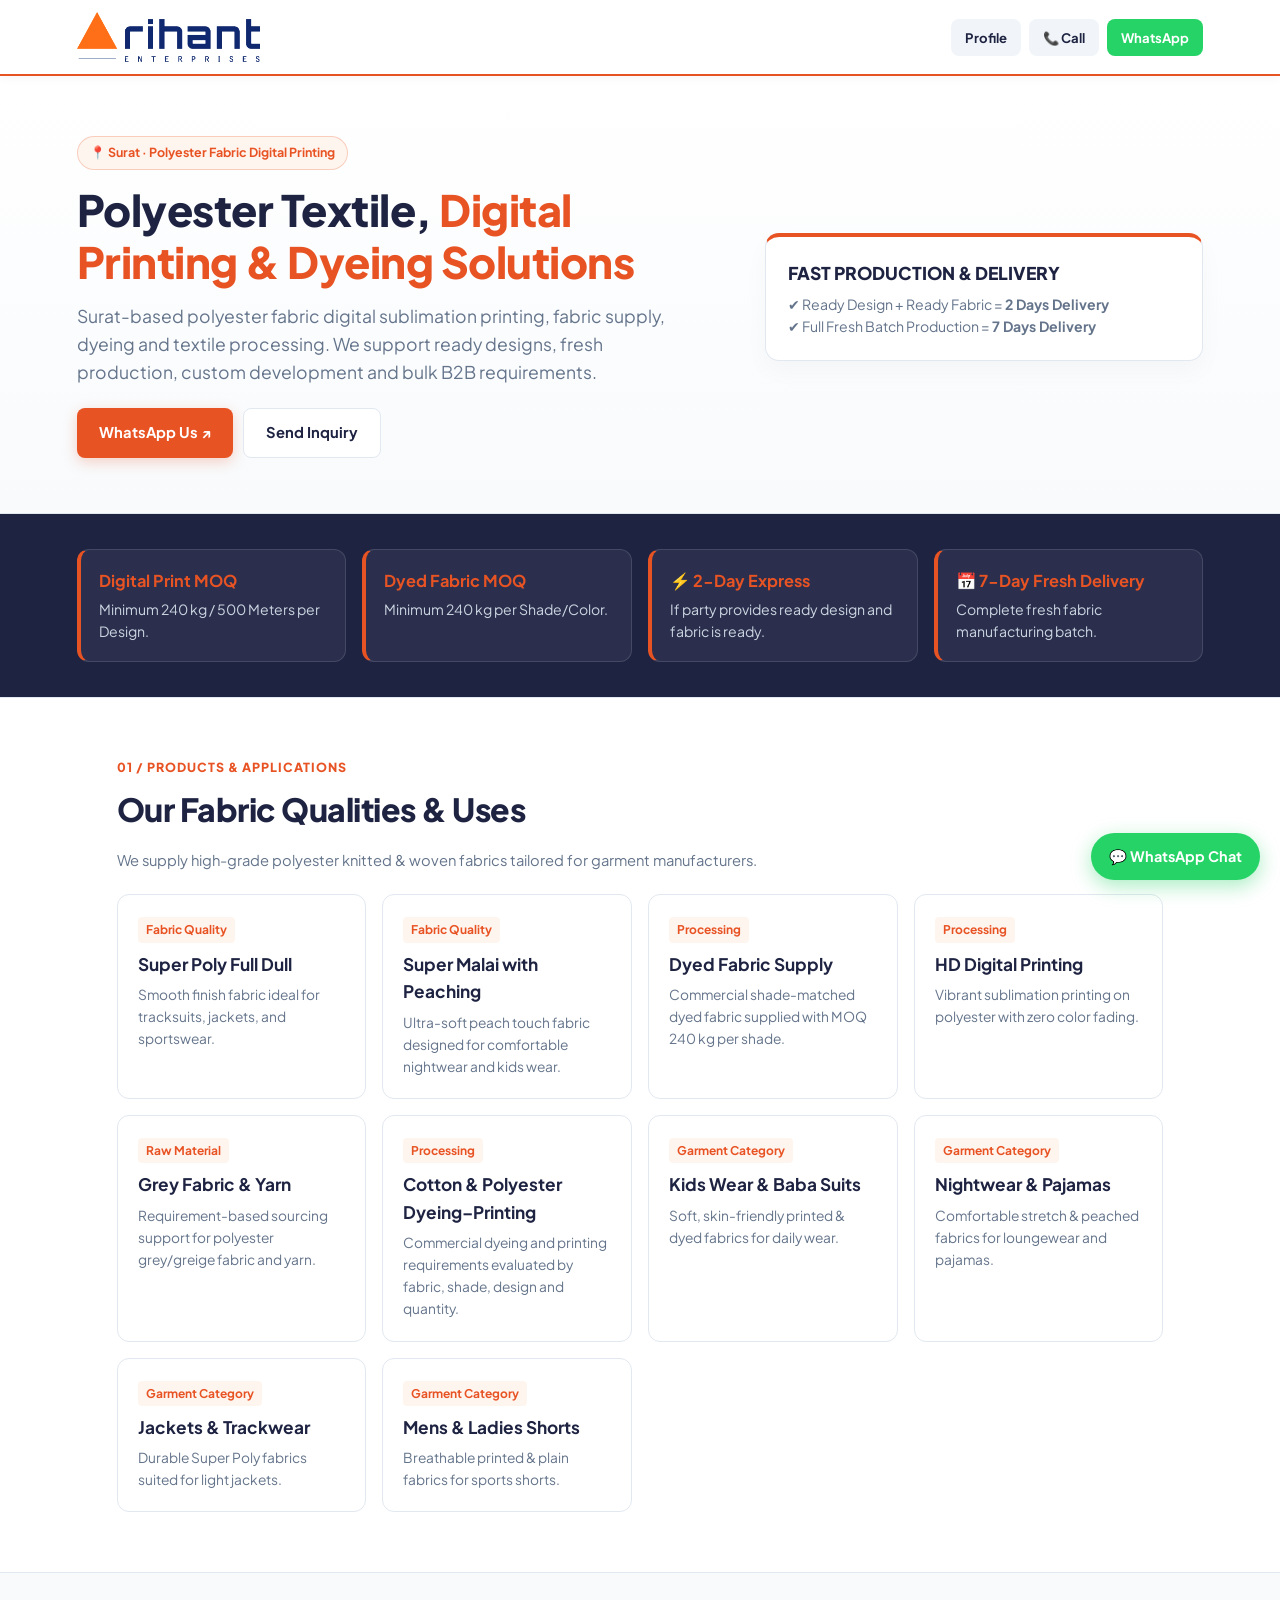
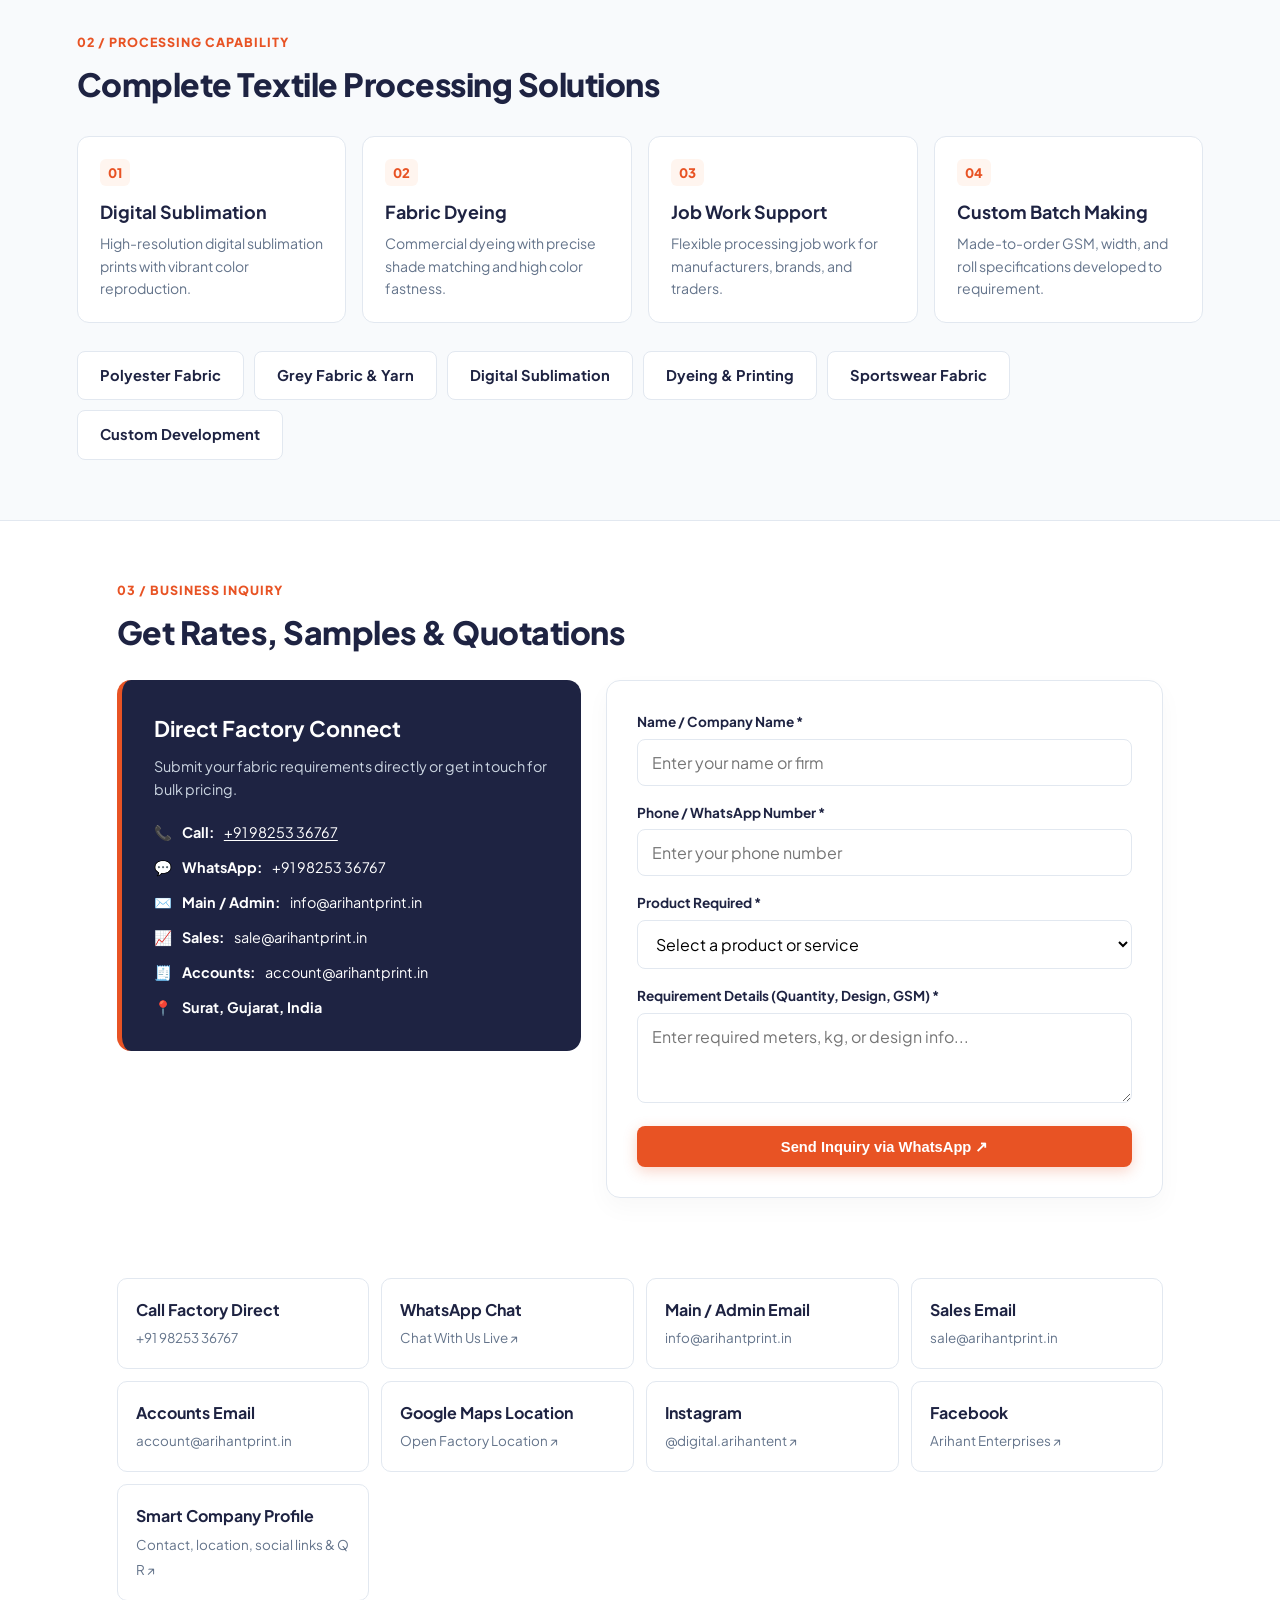
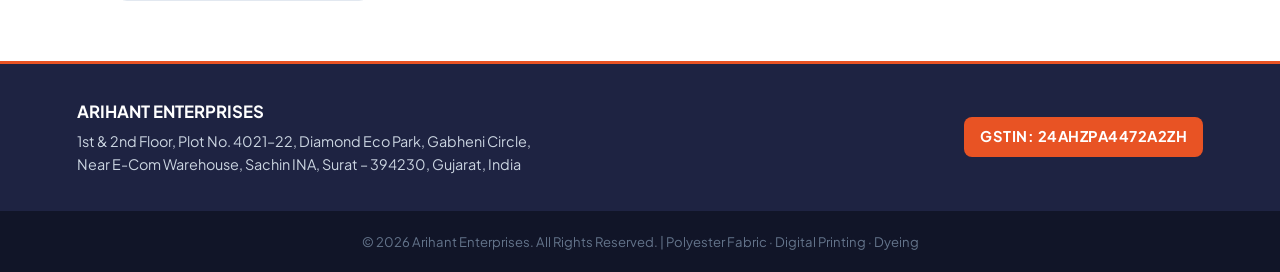
<file: index.html>
<!doctype html>
<html lang="en">
<head>
  <meta charset="UTF-8" />
  <meta name="viewport" content="width=device-width, initial-scale=1.0" />
  <title>Polyester Fabric, Dyeing & Digital Printing in Surat | Arihant Enterprises</title>
  <meta name="description" content="Arihant Enterprises, Surat supplies polyester fabric, grey fabric and yarn, dyed and printed textiles, digital sublimation printing, cotton and polyester processing, and custom textile development." />
  <meta name="robots" content="index, follow" />
  <link rel="icon" type="image/png" sizes="192x192" href="/favicon.png" />
  <link rel="canonical" href="https://www.arihantprint.in/" />
  <meta name="author" content="Arihant Enterprises" />
  <meta name="theme-color" content="#ffffff" />

  <meta property="og:title" content="Arihant Enterprises | Polyester Fabric Digital Printing in Surat" />
  <meta property="og:description" content="Polyester fabric digital sublimation printing, dyeing, textile processing and custom development from Surat, Gujarat." />
  <meta property="og:url" content="https://www.arihantprint.in/" />
  <meta property="og:type" content="website" />
  <meta property="og:site_name" content="Arihant Enterprises" />
  <meta property="og:image" content="https://www.arihantprint.in/logo.jpeg" />
  <meta property="og:image:alt" content="Arihant Enterprises logo" />
  <meta name="twitter:card" content="summary_large_image" />
  <meta name="twitter:title" content="Arihant Enterprises | Polyester Fabric Digital Printing in Surat" />
  <meta name="twitter:description" content="Polyester fabric digital sublimation printing, dyeing, textile processing and custom development from Surat, Gujarat." />
  <meta name="twitter:image" content="https://www.arihantprint.in/logo.jpeg" />

  <script type="application/ld+json">
  {
    "@context": "https://schema.org",
    "@type": "LocalBusiness",
    "name": "Arihant Enterprises",
    "url": "https://www.arihantprint.in/",
    "telephone": "+91-98253-36767",
    "email": "info@arihantprint.in",
    "contactPoint": [
      {
        "@type": "ContactPoint",
        "contactType": "customer service",
        "email": "info@arihantprint.in"
      },
      {
        "@type": "ContactPoint",
        "contactType": "sales",
        "email": "sale@arihantprint.in"
      },
      {
        "@type": "ContactPoint",
        "contactType": "billing support",
        "email": "account@arihantprint.in"
      }
    ],
    "address": {
      "@type": "PostalAddress",
      "streetAddress": "1st & 2nd Floor, Plot No. 4021-22, Diamond Eco Park, Gabheni Circle, Near E-Com Warehouse, Sachin INA",
      "addressLocality": "Surat",
      "addressRegion": "Gujarat",
      "postalCode": "394230",
      "addressCountry": "IN"
    },
    "areaServed": "India",
    "sameAs": [
      "https://www.instagram.com/digital.arihantent/",
      "https://www.facebook.com/profile.php?id=61592686416229"
    ],
    "knowsAbout": ["Polyester fabric", "Polyester fabric digital printing", "Digital sublimation printing", "Grey fabric", "Polyester yarn", "Fabric dyeing", "Textile printing", "Custom textile development"]
  }
  </script>

  <!-- Google Fonts -->
  <link rel="preconnect" href="https://fonts.googleapis.com" />
  <link rel="preconnect" href="https://fonts.gstatic.com" crossorigin />
  <link href="https://fonts.googleapis.com/css2?family=Plus+Jakarta+Sans:wght@400;500;600;700;800&display=swap" rel="stylesheet" />

  <style>
    :root {
      --brand-orange: #e85324;
      --brand-orange-light: #fff5ef;
      --brand-navy: #1e2342;
      --bg-slate: #f8fafc;
      --border-color: #e2e8f0;
      --text-main: #334155;
    }

    * { box-sizing: border-box; margin: 0; padding: 0; -webkit-tap-highlight-color: transparent; }
    html { scroll-behavior: smooth; }
    body { 
      font-family: 'Plus Jakarta Sans', sans-serif; 
      color: var(--text-main); 
      background-color: #ffffff; 
      line-height: 1.6; 
      -webkit-font-smoothing: antialiased;
    }

    /* HEADER - MOBILE OPTIMIZED */
    .site-header {
      position: sticky; top: 0; z-index: 1000;
      background: #ffffff;
      border-bottom: 2px solid var(--brand-orange);
      padding: 12px 4%;
      display: flex; justify-content: space-between; align-items: center;
      box-shadow: 0 2px 10px rgba(0,0,0,0.04);
    }
    .brand-link { display: flex; align-items: center; text-decoration: none; }
    .original-logo-img {
      height: 42px; width: auto; max-width: 46vw; object-fit: contain; display: block;
      mix-blend-mode: multiply; filter: contrast(120%) brightness(102%);
    }
    @media (min-width: 768px) {
      .site-header { padding: 12px 6%; }
      .original-logo-img { height: 50px; }
    }

    .header-actions { display: flex; gap: 8px; align-items: center; flex-shrink: 0; }
    .btn-header {
      padding: 8px 14px; border-radius: 8px; font-weight: 700; font-size: 0.82rem;
      text-decoration: none; transition: all 0.2s ease; display: inline-flex; align-items: center; gap: 4px;
      white-space: nowrap;
    }
    .btn-call-header { background: #f1f5f9; color: var(--brand-navy); }
    .btn-wa-header { background: #25d366; color: #ffffff; }

    /* HERO SECTION - MOBILE PERFECT */
    .hero {
      padding: 40px 4% 40px;
      background: linear-gradient(180deg, #ffffff 0%, var(--bg-slate) 100%);
      border-bottom: 1px solid var(--border-color);
      text-align: center;
    }
    @media (min-width: 900px) {
      .hero { padding: 60px 6% 55px; text-align: left; }
    }
    .hero-container {
      max-width: 1200px; margin: 0 auto;
      display: grid; grid-template-columns: 1fr; gap: 30px; align-items: center;
    }
    @media (min-width: 900px) {
      .hero-container { grid-template-columns: 1.2fr 0.8fr; }
    }
    .badge {
      display: inline-flex; align-items: center; gap: 6px;
      background: var(--brand-orange-light); color: var(--brand-orange);
      border: 1px solid rgba(232, 83, 36, 0.25);
      padding: 6px 12px; border-radius: 30px; font-size: 0.78rem; font-weight: 700;
      margin-bottom: 14px;
    }
    .hero h1 {
      font-size: 2.1rem; font-weight: 800; color: var(--brand-navy);
      line-height: 1.2; margin-bottom: 14px; letter-spacing: -0.5px;
    }
    @media (min-width: 768px) {
      .hero h1 { font-size: 2.7rem; }
    }
    .hero h1 span { color: var(--brand-orange); }
    .hero p.lead {
      font-size: 0.98rem; color: #64748b; margin-bottom: 22px; max-width: 600px; font-weight: 400; margin-left: auto; margin-right: auto;
    }
    @media (min-width: 900px) { .hero p.lead { margin-left: 0; margin-right: 0; font-size: 1.1rem; } }
    
    .hero-buttons { display: flex; flex-wrap: wrap; gap: 10px; justify-content: center; }
    @media (min-width: 900px) { .hero-buttons { justify-content: flex-start; } }
    
    .btn {
      padding: 12px 22px; border-radius: 8px; font-weight: 700; text-decoration: none;
      display: inline-flex; align-items: center; justify-content: center; gap: 8px; font-size: 0.92rem; 
      transition: all 0.2s; border: none; cursor: pointer; width: 100%;
    }
    @media (min-width: 480px) { .btn { width: auto; } }
    .btn-primary { background: var(--brand-orange); color: #ffffff; box-shadow: 0 4px 14px rgba(232, 83, 36, 0.25); }
    .btn-secondary { background: #ffffff; color: var(--brand-navy); border: 1px solid var(--border-color); }

    .hero-card {
      background: #ffffff; border: 1px solid var(--border-color);
      border-top: 4px solid var(--brand-orange);
      padding: 22px; border-radius: 14px; box-shadow: 0 10px 25px rgba(0,0,0,0.03);
      text-align: left;
    }
    .hero-card h2 { font-size: 1.1rem; color: var(--brand-navy); margin-bottom: 6px; font-weight: 800; }
    .hero-card p { font-size: 0.88rem; color: #64748b; }

    /* B2B HIGHLIGHT BOX */
    .b2b-highlight {
      background: var(--brand-navy); color: #ffffff; padding: 30px 4%; border-bottom: 1px solid var(--border-color);
    }
    @media (min-width: 768px) { .b2b-highlight { padding: 35px 6%; } }
    .b2b-grid {
      max-width: 1200px; margin: 0 auto; display: grid;
      grid-template-columns: 1fr; gap: 16px;
    }
    @media (min-width: 600px) { .b2b-grid { grid-template-columns: repeat(2, 1fr); } }
    @media (min-width: 992px) { .b2b-grid { grid-template-columns: repeat(4, 1fr); } }
    
    .b2b-card {
      background: rgba(255, 255, 255, 0.06); border: 1px solid rgba(255, 255, 255, 0.12);
      padding: 18px; border-radius: 12px; border-left: 4px solid var(--brand-orange);
    }
    .b2b-card strong { color: var(--brand-orange); font-size: 1.02rem; display: block; margin-bottom: 4px; }
    .b2b-card p { color: #cbd5e1; font-size: 0.88rem; margin: 0; }

    /* SECTIONS */
    .section { padding: 45px 4%; max-width: 1200px; margin: 0 auto; }
    @media (min-width: 768px) { .section { padding: 60px 6%; } }
    .section-label { color: var(--brand-orange); font-weight: 800; font-size: 0.78rem; text-transform: uppercase; letter-spacing: 1px; margin-bottom: 6px; }
    .section h2 { font-size: 1.7rem; font-weight: 800; color: var(--brand-navy); margin-bottom: 14px; letter-spacing: -0.5px; }
    @media (min-width: 768px) { .section h2 { font-size: 2rem; } }

    /* CATALOG GRID */
    .catalog-grid {
      display: grid; grid-template-columns: 1fr; gap: 16px; margin-top: 22px;
    }
    @media (min-width: 600px) { .catalog-grid { grid-template-columns: repeat(2, 1fr); } }
    @media (min-width: 992px) { .catalog-grid { grid-template-columns: repeat(4, 1fr); } }
    
    .catalog-card {
      background: #ffffff; border: 1px solid var(--border-color); border-radius: 12px; padding: 20px;
      transition: all 0.2s ease;
    }
    .catalog-card .tag {
      background: var(--brand-orange-light); color: var(--brand-orange); font-weight: 700;
      font-size: 0.75rem; padding: 3px 8px; border-radius: 4px; display: inline-block; margin-bottom: 8px;
    }
    .catalog-card h3 { font-size: 1.08rem; color: var(--brand-navy); font-weight: 700; margin-bottom: 6px; }
    .catalog-card p { font-size: 0.86rem; color: #64748b; }

    /* SERVICES GRID */
    .service-grid {
      display: grid; grid-template-columns: 1fr; gap: 16px; margin-top: 25px;
    }
    @media (min-width: 600px) { .service-grid { grid-template-columns: repeat(2, 1fr); } }
    @media (min-width: 992px) { .service-grid { grid-template-columns: repeat(4, 1fr); } }

    .service-card {
      background: #ffffff; padding: 22px; border-radius: 12px; border: 1px solid var(--border-color);
    }
    .service-card .num {
      color: var(--brand-orange); font-weight: 800; font-size: 0.82rem; background: var(--brand-orange-light);
      padding: 3px 8px; border-radius: 6px; display: inline-block; margin-bottom: 12px;
    }
    .service-card h3 { font-size: 1.12rem; font-weight: 700; color: var(--brand-navy); margin-bottom: 6px; }
    .service-card p { color: #64748b; font-size: 0.88rem; }

    /* INQUIRY FORM */
    .inquiry-wrapper {
      display: grid; grid-template-columns: 1fr; gap: 25px; margin-top: 22px;
    }
    @media (min-width: 900px) {
      .inquiry-wrapper { grid-template-columns: 1fr 1.2fr; align-items: start; }
    }
    .inquiry-info {
      background: var(--brand-navy); color: #ffffff; padding: 25px; border-radius: 14px; border-left: 5px solid var(--brand-orange);
    }
    @media (min-width: 768px) { .inquiry-info { padding: 32px; } }
    .inquiry-info h3 { font-size: 1.35rem; margin-bottom: 8px; }
    .inquiry-info p { color: #cbd5e1; font-size: 0.9rem; margin-bottom: 20px; }
    .contact-list { list-style: none; display: flex; flex-direction: column; gap: 12px; }
    .contact-list li { display: flex; gap: 10px; align-items: center; font-size: 0.9rem; word-break: break-all; }
    .contact-list a { color: inherit; text-underline-offset: 2px; }

    .inquiry-form-card {
      background: #ffffff; border: 1px solid var(--border-color); padding: 24px; border-radius: 14px;
      box-shadow: 0 10px 25px rgba(0,0,0,0.03);
    }
    @media (min-width: 768px) { .inquiry-form-card { padding: 30px; } }
    .form-group { margin-bottom: 16px; }
    .form-group label { display: block; font-weight: 700; font-size: 0.85rem; color: var(--brand-navy); margin-bottom: 6px; }
    .form-control {
      width: 100%; padding: 12px 14px; border: 1px solid var(--border-color); border-radius: 8px;
      font-family: inherit; font-size: 1rem; /* 16px avoids auto-zoom on iPhones */
      background: #fff;
    }
    .form-control:focus { outline: none; border-color: var(--brand-orange); box-shadow: 0 0 0 3px rgba(232, 83, 36, 0.1); }
    textarea.form-control { resize: vertical; min-height: 90px; }

    /* CONTACT QUICK CARDS */
    .contact-grid {
      display: grid; grid-template-columns: 1fr; gap: 12px; margin-top: 20px;
    }
    @media (min-width: 600px) { .contact-grid { grid-template-columns: repeat(2, 1fr); } }
    @media (min-width: 992px) { .contact-grid { grid-template-columns: repeat(4, 1fr); } }

    .contact-card {
      background: #ffffff; border: 1px solid var(--border-color); padding: 18px; border-radius: 10px;
      text-decoration: none; color: inherit; display: block;
    }
    .contact-card strong { font-size: 1rem; color: var(--brand-navy); display: block; margin-bottom: 2px; }
    .contact-card span { font-size: 0.84rem; color: #64748b; word-break: break-all; }

    /* ADDRESS STRIP & GSTIN */
    .address-strip {
      background: var(--brand-navy); color: #cbd5e1; padding: 30px 4%;
      font-size: 0.9rem; border-top: 3px solid var(--brand-orange);
    }
    @media (min-width: 768px) { .address-strip { padding: 35px 6%; } }
    .address-wrapper {
      max-width: 1200px; margin: 0 auto; display: flex; flex-direction: column; gap: 16px;
    }
    @media (min-width: 768px) {
      .address-wrapper { flex-direction: row; justify-content: space-between; align-items: center; }
    }
    .address-wrapper strong { color: #ffffff; }
    .gstin-badge {
      background: var(--brand-orange); color: #ffffff; padding: 8px 16px; border-radius: 8px;
      font-weight: 700; font-size: 0.92rem; display: inline-block; letter-spacing: 0.5px;
    }

    /* FLOATING WHATSAPP BUTTON - APPLE & ANDROID TOUCH FRIENDLY */
    .floating-wa {
      position: fixed; bottom: 20px; right: 20px; z-index: 2000;
      background: #25d366; color: #ffffff; padding: 12px 18px; border-radius: 30px;
      font-weight: 700; font-size: 0.9rem; text-decoration: none;
      box-shadow: 0 6px 20px rgba(37,211,102,0.4); display: flex; align-items: center; gap: 6px;
      -webkit-tap-highlight-color: transparent;
    }
    .floating-wa:focus-visible, .btn-header:focus-visible, .btn:focus-visible, .contact-card:focus-visible {
      outline: 3px solid var(--brand-orange);
      outline-offset: 3px;
    }

    @media (max-width: 480px) {
      .site-header { gap: 8px; padding: 8px 4%; }
      .original-logo-img { height: 36px; max-width: 32vw; }
      .header-actions { gap: 6px; }
      .header-actions .btn-header:first-child { display: none; }
      .btn-header { padding: 8px 9px; font-size: 0.72rem; }
    }

    /* FOOTER */
    footer { background: #111528; color: #64748b; padding: 20px 4%; font-size: 0.82rem; text-align: center; }
  </style>
</head>
<body>

  <!-- FLOATING WHATSAPP BUTTON -->
  <a class="floating-wa" href="https://wa.me/919825336767?text=Hello%20Arihant%20Enterprises%2C%20I%20have%20a%20bulk%20fabric%20requirement." target="_blank" rel="noopener noreferrer" aria-label="Chat with Arihant Enterprises on WhatsApp">
    💬 WhatsApp Chat
  </a>

  <!-- HEADER -->
  <header class="site-header">
    <a href="#top" class="brand-link" aria-label="Arihant Enterprises Home">
      <img class="original-logo-img" src="logo.jpeg" alt="Arihant Enterprises Logo" decoding="async" />
    </a>

    <div class="header-actions">
      <a class="btn-header btn-call-header" href="connect.html">Profile</a>
      <a class="btn-header btn-call-header" href="tel:+919825336767">📞 Call</a>
      <a class="btn-header btn-wa-header" href="https://wa.me/919825336767?text=Hello%20Arihant%20Enterprises%2C%20I%20would%20like%20to%20enquire." target="_blank" rel="noopener">WhatsApp</a>
    </div>
  </header>

  <main id="top">
    <!-- HERO SECTION -->
    <section class="hero">
      <div class="hero-container">
        <div class="hero-left">
          <div class="badge">📍 Surat · Polyester Fabric Digital Printing</div>
          <h1>Polyester Textile, <span>Digital Printing &amp; Dyeing Solutions</span></h1>
          <p class="lead">
            Surat-based polyester fabric digital sublimation printing, fabric supply, dyeing and textile processing. We support ready designs, fresh production, custom development and bulk B2B requirements.
          </p>
          <div class="hero-buttons">
            <a class="btn btn-primary" href="https://wa.me/919825336767?text=Hello%20Arihant%20Enterprises%2C%20I%20want%20to%20enquire%20about%20fabric%20prices." target="_blank" rel="noopener">
              WhatsApp Us ↗
            </a>
            <a class="btn btn-secondary" href="#inquiry">Send Inquiry</a>
          </div>
        </div>
        <div class="hero-card">
          <h2>FAST PRODUCTION & DELIVERY</h2>
          <p>✔ Ready Design + Ready Fabric = <strong>2 Days Delivery</strong><br />
             ✔ Full Fresh Batch Production = <strong>7 Days Delivery</strong></p>
        </div>
      </div>
    </section>

    <!-- B2B ORDER HIGHLIGHTS -->
    <section class="b2b-highlight">
      <div class="b2b-grid">
        <div class="b2b-card">
          <strong>Digital Print MOQ</strong>
          <p>Minimum 240 kg / 500 Meters per Design.</p>
        </div>
        <div class="b2b-card">
          <strong>Dyed Fabric MOQ</strong>
          <p>Minimum 240 kg per Shade/Color.</p>
        </div>
        <div class="b2b-card">
          <strong>⚡ 2-Day Express</strong>
          <p>If party provides ready design and fabric is ready.</p>
        </div>
        <div class="b2b-card">
          <strong>📅 7-Day Fresh Delivery</strong>
          <p>Complete fresh fabric manufacturing batch.</p>
        </div>
      </div>
    </section>

    <!-- FABRIC & APPLICATION CATALOG -->
    <section class="section" id="catalog">
      <div class="section-label">01 / Products & Applications</div>
      <h2>Our Fabric Qualities & Uses</h2>
      <p style="color: #64748b; font-size: 0.92rem;">We supply high-grade polyester knitted & woven fabrics tailored for garment manufacturers.</p>

      <div class="catalog-grid">
        <div class="catalog-card">
          <span class="tag">Fabric Quality</span>
          <h3>Super Poly Full Dull</h3>
          <p>Smooth finish fabric ideal for tracksuits, jackets, and sportswear.</p>
        </div>
        <div class="catalog-card">
          <span class="tag">Fabric Quality</span>
          <h3>Super Malai with Peaching</h3>
          <p>Ultra-soft peach touch fabric designed for comfortable nightwear and kids wear.</p>
        </div>
        <div class="catalog-card">
          <span class="tag">Processing</span>
          <h3>Dyed Fabric Supply</h3>
          <p>Commercial shade-matched dyed fabric supplied with MOQ 240 kg per shade.</p>
        </div>
        <div class="catalog-card">
          <span class="tag">Processing</span>
          <h3>HD Digital Printing</h3>
          <p>Vibrant sublimation printing on polyester with zero color fading.</p>
        </div>
        <div class="catalog-card">
          <span class="tag">Raw Material</span>
          <h3>Grey Fabric & Yarn</h3>
          <p>Requirement-based sourcing support for polyester grey/greige fabric and yarn.</p>
        </div>
        <div class="catalog-card">
          <span class="tag">Processing</span>
          <h3>Cotton & Polyester Dyeing–Printing</h3>
          <p>Commercial dyeing and printing requirements evaluated by fabric, shade, design and quantity.</p>
        </div>
        <div class="catalog-card">
          <span class="tag">Garment Category</span>
          <h3>Kids Wear & Baba Suits</h3>
          <p>Soft, skin-friendly printed & dyed fabrics for daily wear.</p>
        </div>
        <div class="catalog-card">
          <span class="tag">Garment Category</span>
          <h3>Nightwear & Pajamas</h3>
          <p>Comfortable stretch & peached fabrics for loungewear and pajamas.</p>
        </div>
        <div class="catalog-card">
          <span class="tag">Garment Category</span>
          <h3>Jackets & Trackwear</h3>
          <p>Durable Super Poly fabrics suited for light jackets.</p>
        </div>
        <div class="catalog-card">
          <span class="tag">Garment Category</span>
          <h3>Mens & Ladies Shorts</h3>
          <p>Breathable printed & plain fabrics for sports shorts.</p>
        </div>
      </div>
    </section>

    <!-- SERVICES SECTION -->
    <section class="section" id="services" style="background: var(--bg-slate); max-width: 100%; border-top: 1px solid var(--border-color); border-bottom: 1px solid var(--border-color);">
      <div style="max-width: 1200px; margin: 0 auto;">
        <div class="section-label">02 / Processing Capability</div>
        <h2>Complete Textile Processing Solutions</h2>
        <div class="service-grid">
          <article class="service-card">
            <span class="num">01</span>
            <h3>Digital Sublimation</h3>
            <p>High-resolution digital sublimation prints with vibrant color reproduction.</p>
          </article>
          <article class="service-card">
            <span class="num">02</span>
            <h3>Fabric Dyeing</h3>
            <p>Commercial dyeing with precise shade matching and high color fastness.</p>
          </article>
          <article class="service-card">
            <span class="num">03</span>
            <h3>Job Work Support</h3>
            <p>Flexible processing job work for manufacturers, brands, and traders.</p>
          </article>
          <article class="service-card">
            <span class="num">04</span>
            <h3>Custom Batch Making</h3>
            <p>Made-to-order GSM, width, and roll specifications developed to requirement.</p>
          </article>
        </div>
        <div class="hero-buttons" style="margin-top: 28px;">
          <a class="btn btn-secondary" href="polyester-fabric.html">Polyester Fabric</a>
          <a class="btn btn-secondary" href="grey-fabric-yarn.html">Grey Fabric & Yarn</a>
          <a class="btn btn-secondary" href="digital-sublimation-printing.html">Digital Sublimation</a>
          <a class="btn btn-secondary" href="fabric-dyeing-printing.html">Dyeing & Printing</a>
          <a class="btn btn-secondary" href="sportswear-activewear-fabric.html">Sportswear Fabric</a>
          <a class="btn btn-secondary" href="custom-textile-development.html">Custom Development</a>
        </div>
      </div>
    </section>

    <!-- INQUIRY FORM SECTION -->
    <section class="section" id="inquiry">
      <div class="section-label">03 / Business Inquiry</div>
      <h2>Get Rates, Samples & Quotations</h2>

      <div class="inquiry-wrapper">
        <div class="inquiry-info">
          <h3>Direct Factory Connect</h3>
          <p>Submit your fabric requirements directly or get in touch for bulk pricing.</p>
          <ul class="contact-list">
            <li>📞 <strong>Call:</strong> <a href="tel:+919825336767">+91 98253 36767</a></li>
            <li>💬 <strong>WhatsApp:</strong> +91 98253 36767</li>
            <li>✉️ <strong>Main / Admin:</strong> info@arihantprint.in</li>
            <li>📈 <strong>Sales:</strong> sale@arihantprint.in</li>
            <li>🧾 <strong>Accounts:</strong> account@arihantprint.in</li>
            <li>📍 <strong>Surat, Gujarat, India</strong></li>
          </ul>
        </div>

        <div class="inquiry-form-card">
          <form id="whatsappForm" onsubmit="sendToWhatsApp(event)">
            <div class="form-group">
              <label for="fullName">Name / Company Name *</label>
              <input type="text" id="fullName" name="fullName" class="form-control" autocomplete="name" placeholder="Enter your name or firm" required />
            </div>
            <div class="form-group">
              <label for="phone">Phone / WhatsApp Number *</label>
              <input type="tel" id="phone" name="phone" class="form-control" autocomplete="tel" inputmode="tel" placeholder="Enter your phone number" required />
            </div>
            <div class="form-group">
              <label for="serviceType">Product Required *</label>
              <select id="serviceType" name="serviceType" class="form-control" required>
                <option value="" disabled selected>Select a product or service</option>
                <option value="Digital Sublimation Printing (MOQ 240kg/500m)">Digital Sublimation Printing (MOQ 240kg/500m)</option>
                <option value="Dyed Fabric Supply (MOQ 240kg/shade)">Dyed Fabric Supply (MOQ 240kg/shade)</option>
                <option value="Super Poly Full Dull">Super Poly Full Dull</option>
                <option value="Super Malai with Peaching">Super Malai with Peaching</option>
                <option value="Kids & Nightwear Fabric">Kids & Nightwear Fabric</option>
                <option value="Grey Fabric or Yarn">Grey Fabric or Yarn</option>
                <option value="Cotton or Polyester Dyeing and Printing">Cotton or Polyester Dyeing and Printing</option>
                <option value="Sportswear or Activewear Fabric">Sportswear or Activewear Fabric</option>
                <option value="Custom Textile Development">Custom Textile Development / Sample Research</option>
              </select>
            </div>
            <div class="form-group">
              <label for="message">Requirement Details (Quantity, Design, GSM) *</label>
              <textarea id="message" name="message" class="form-control" placeholder="Enter required meters, kg, or design info..." required></textarea>
            </div>
            <button type="submit" class="btn btn-primary" style="width: 100%; justify-content: center;">Send Inquiry via WhatsApp ↗</button>
          </form>
        </div>
      </div>
    </section>

    <!-- CONTACT QUICK CARDS -->
    <section class="section" id="contact" style="padding-top: 0;">
      <div class="contact-grid">
        <a class="contact-card" href="tel:+919825336767">
          <strong>Call Factory Direct</strong>
          <span>+91 98253 36767</span>
        </a>
        <a class="contact-card" href="https://wa.me/919825336767?text=Hello%20Arihant%20Enterprises%2C%20I%20have%20a%20bulk%20fabric%20requirement." target="_blank" rel="noopener">
          <strong>WhatsApp Chat</strong>
          <span>Chat With Us Live ↗</span>
        </a>
        <a class="contact-card" href="mailto:info@arihantprint.in">
          <strong>Main / Admin Email</strong>
          <span>info@arihantprint.in</span>
        </a>
        <a class="contact-card" href="mailto:sale@arihantprint.in">
          <strong>Sales Email</strong>
          <span>sale@arihantprint.in</span>
        </a>
        <a class="contact-card" href="mailto:account@arihantprint.in">
          <strong>Accounts Email</strong>
          <span>account@arihantprint.in</span>
        </a>
        <a class="contact-card" href="https://maps.app.goo.gl/d9Dm5mm7cjmCMKSr6" target="_blank" rel="noopener">
          <strong>Google Maps Location</strong>
          <span>Open Factory Location ↗</span>
        </a>
        <a class="contact-card" href="https://www.instagram.com/digital.arihantent/" target="_blank" rel="noopener">
          <strong>Instagram</strong>
          <span>@digital.arihantent ↗</span>
        </a>
        <a class="contact-card" href="https://www.facebook.com/profile.php?id=61592686416229" target="_blank" rel="noopener">
          <strong>Facebook</strong>
          <span>Arihant Enterprises ↗</span>
        </a>
        <a class="contact-card" href="connect.html">
          <strong>Smart Company Profile</strong>
          <span>Contact, location, social links &amp; QR ↗</span>
        </a>
      </div>
    </section>

    <!-- ADDRESS STRIP & GSTIN -->
    <section class="address-strip">
      <div class="address-wrapper">
        <div>
          <strong style="font-size: 1.05rem; display: block; margin-bottom: 4px;">ARIHANT ENTERPRISES</strong>
          1st &amp; 2nd Floor, Plot No. 4021–22, Diamond Eco Park, Gabheni Circle,<br />
          Near E-Com Warehouse, Sachin INA, Surat – 394230, Gujarat, India
        </div>
        <div>
          <div class="gstin-badge">GSTIN: 24AHZPA4472A2ZH</div>
        </div>
      </div>
    </section>
  </main>

  <footer>
    © <span id="year"></span> Arihant Enterprises. All Rights Reserved. | Polyester Fabric · Digital Printing · Dyeing
  </footer>

  <script>
    document.getElementById('year').textContent = new Date().getFullYear();

    function sendToWhatsApp(e) {
      e.preventDefault();
      const name = document.getElementById('fullName').value;
      const phone = document.getElementById('phone').value;
      const service = document.getElementById('serviceType').value;
      const message = document.getElementById('message').value;

      const text = `New Factory Inquiry\n\nName: ${name}\nPhone: ${phone}\nProduct: ${service}\nDetails: ${message}`;
      const url = `https://wa.me/919825336767?text=${encodeURIComponent(text)}`;
      window.open(url, '_blank', 'noopener,noreferrer');
    }
  </script>
</body>
</html>
</file>
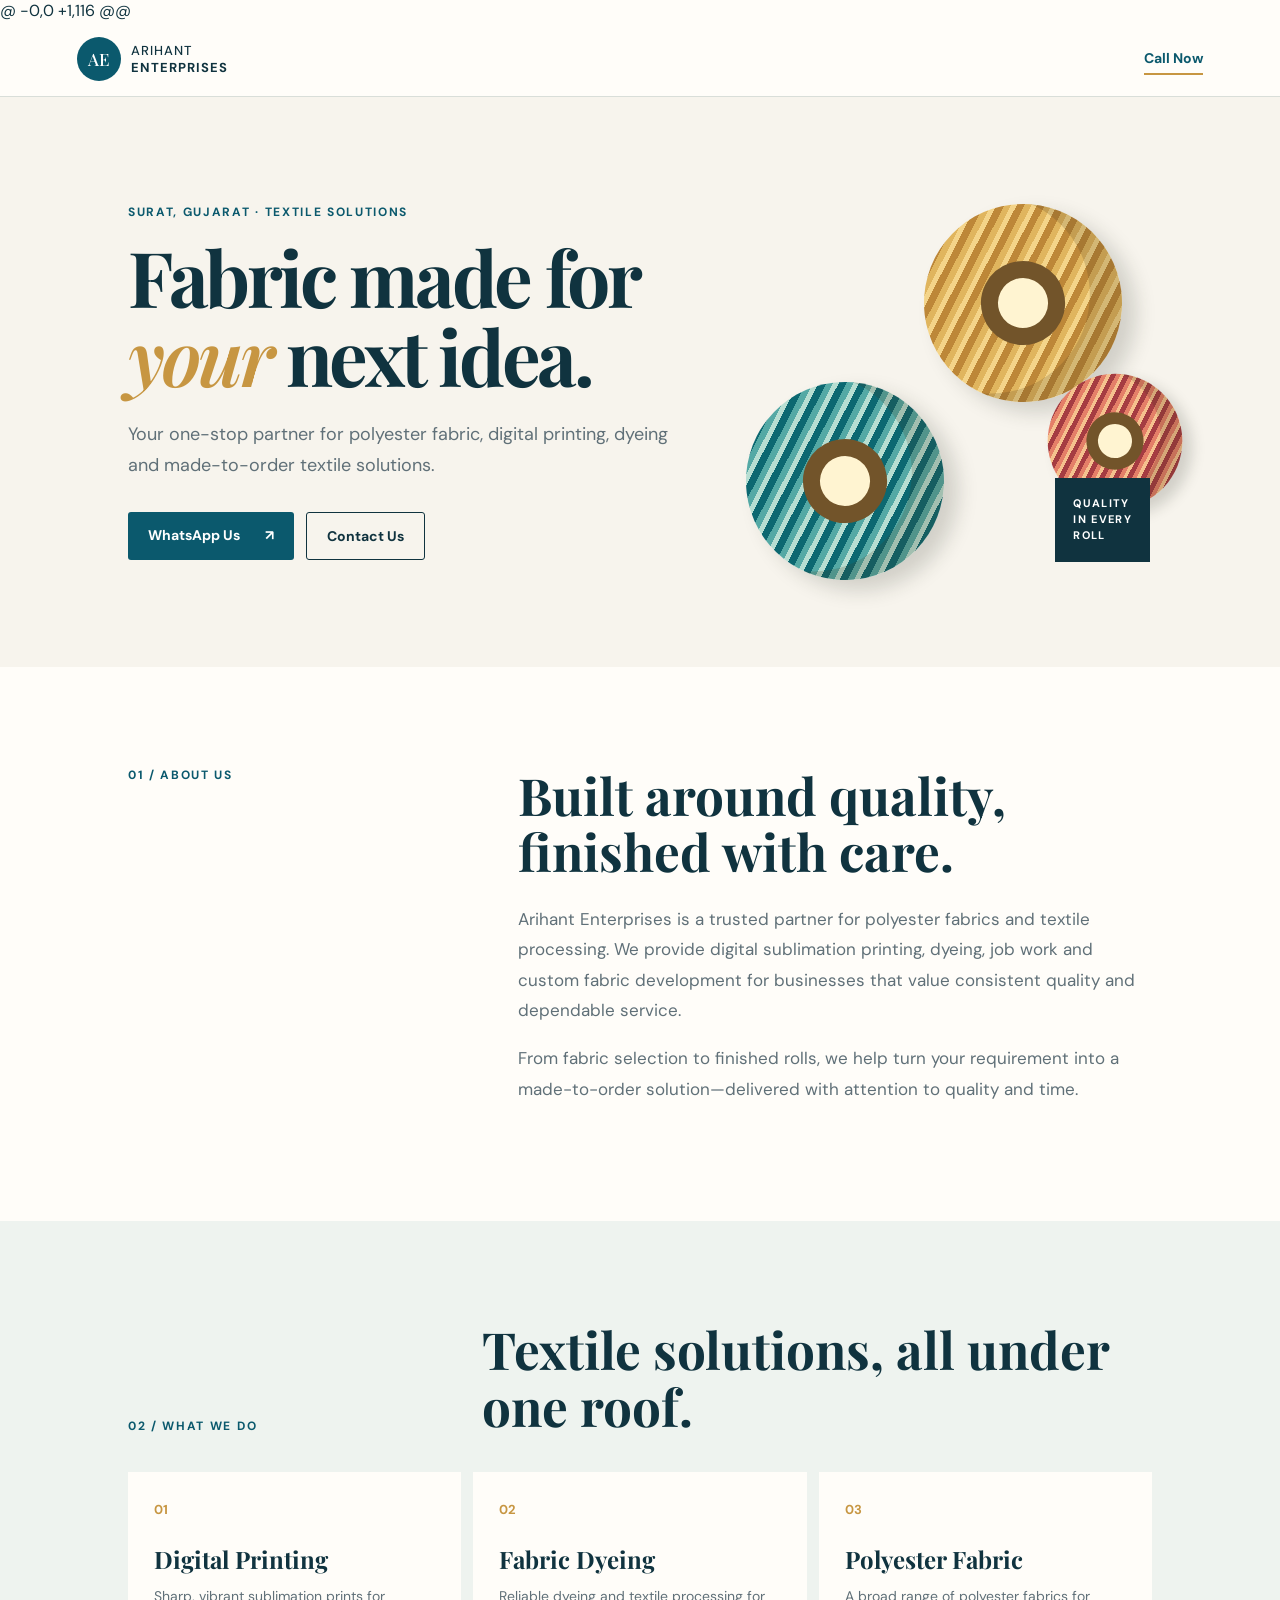
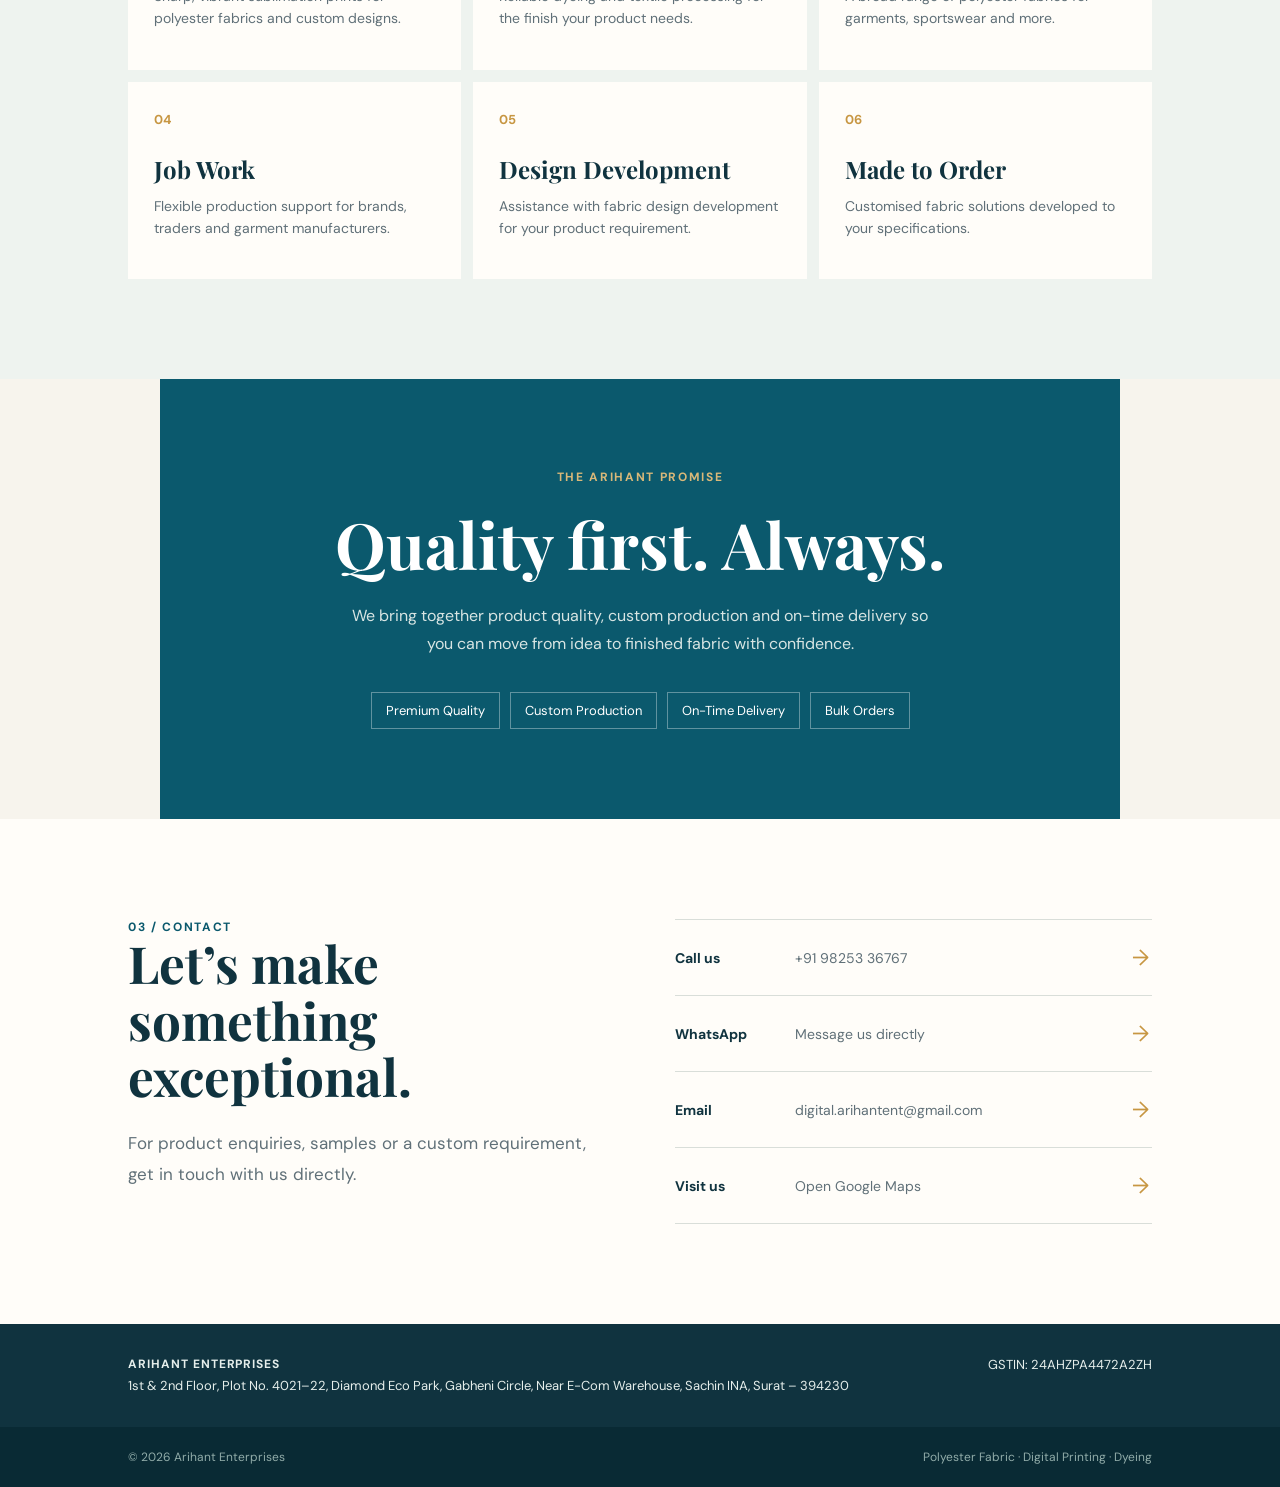
<file: arihant-enterprises-github-pages/index.html>
@ -0,0 +1,116 @@
<!doctype html>
<html lang="en">
  <head>
    <meta charset="UTF-8" />
    <meta name="viewport" content="width=device-width, initial-scale=1.0" />
    <meta
      name="description"
      content="Arihant Enterprises — polyester fabric, digital printing, dyeing and made-to-order textile solutions in Surat."
    />
    <meta name="theme-color" content="#0b4961" />
    <title>Arihant Enterprises | Polyester Fabric Solutions</title>
    <link rel="preconnect" href="https://fonts.googleapis.com" />
    <link rel="preconnect" href="https://fonts.gstatic.com" crossorigin />
    <link
      href="https://fonts.googleapis.com/css2?family=DM+Sans:wght@400;500;600;700&family=Playfair+Display:wght@600;700&display=swap"
      rel="stylesheet"
    />
    <link rel="stylesheet" href="style.css" />
  </head>
  <body>
    <header class="site-header">
      <a class="brand" href="#top" aria-label="Arihant Enterprises home">
        <!-- Replace this text mark with assets/logo.png when the original logo file is available. -->
        <span class="brand-mark">AE</span>
        <span class="brand-name">ARIHANT <strong>ENTERPRISES</strong></span>
      </a>
      <a class="header-call" href="tel:+919825336767">Call Now</a>
    </header>

    <main id="top">
      <section class="hero">
        <div class="hero-copy">
          <p class="eyebrow">Surat, Gujarat · Textile solutions</p>
          <h1>Fabric made for <em>your</em> next idea.</h1>
          <p class="lead">
            Your one-stop partner for polyester fabric, digital printing, dyeing and made-to-order textile solutions.
          </p>
          <div class="hero-actions">
            <a class="button button-primary" href="https://wa.me/919825336767?text=Hello%20Arihant%20Enterprises%2C%20I%20would%20like%20to%20enquire." target="_blank" rel="noopener">WhatsApp Us <span>↗</span></a>
            <a class="button button-secondary" href="#contact">Contact Us</a>
          </div>
        </div>
        <div class="hero-art" aria-hidden="true">
          <div class="roll roll-one"></div>
          <div class="roll roll-two"></div>
          <div class="roll roll-three"></div>
          <div class="fabric-note">QUALITY<br />IN EVERY<br />ROLL</div>
        </div>
      </section>

      <section class="intro section" id="about">
        <div class="section-label">01 / About us</div>
        <div>
          <h2>Built around quality, finished with care.</h2>
          <p>
            Arihant Enterprises is a trusted partner for polyester fabrics and textile processing. We provide digital sublimation printing, dyeing, job work and custom fabric development for businesses that value consistent quality and dependable service.
          </p>
          <p>
            From fabric selection to finished rolls, we help turn your requirement into a made-to-order solution—delivered with attention to quality and time.
          </p>
        </div>
      </section>

      <section class="services section" id="services">
        <div class="section-heading">
          <div class="section-label">02 / What we do</div>
          <h2>Textile solutions, all under one roof.</h2>
        </div>
        <div class="service-grid">
          <article class="service-card"><span>01</span><h3>Digital Printing</h3><p>Sharp, vibrant sublimation prints for polyester fabrics and custom designs.</p></article>
          <article class="service-card"><span>02</span><h3>Fabric Dyeing</h3><p>Reliable dyeing and textile processing for the finish your product needs.</p></article>
          <article class="service-card"><span>03</span><h3>Polyester Fabric</h3><p>A broad range of polyester fabrics for garments, sportswear and more.</p></article>
          <article class="service-card"><span>04</span><h3>Job Work</h3><p>Flexible production support for brands, traders and garment manufacturers.</p></article>
          <article class="service-card"><span>05</span><h3>Design Development</h3><p>Assistance with fabric design development for your product requirement.</p></article>
          <article class="service-card"><span>06</span><h3>Made to Order</h3><p>Customised fabric solutions developed to your specifications.</p></article>
        </div>
      </section>

      <section class="promise section" id="why-us">
        <div class="promise-card">
          <p class="eyebrow">The Arihant promise</p>
          <h2>Quality first. Always.</h2>
          <p>We bring together product quality, custom production and on-time delivery so you can move from idea to finished fabric with confidence.</p>
          <div class="promise-points">
            <span>Premium Quality</span><span>Custom Production</span><span>On-Time Delivery</span><span>Bulk Orders</span>
          </div>
        </div>
      </section>

      <section class="contact section" id="contact">
        <div>
          <div class="section-label">03 / Contact</div>
          <h2>Let’s make something exceptional.</h2>
          <p>For product enquiries, samples or a custom requirement, get in touch with us directly.</p>
        </div>
        <div class="contact-actions">
          <a class="contact-action" href="tel:+919825336767"><b>Call us</b><span>+91 98253 36767</span><i>→</i></a>
          <a class="contact-action" href="https://wa.me/919825336767?text=Hello%20Arihant%20Enterprises%2C%20I%20would%20like%20to%20enquire." target="_blank" rel="noopener"><b>WhatsApp</b><span>Message us directly</span><i>→</i></a>
          <a class="contact-action" href="mailto:digital.arihantent@gmail.com"><b>Email</b><span>digital.arihantent@gmail.com</span><i>→</i></a>
          <a class="contact-action" href="https://maps.app.goo.gl/d9Dm5mm7cjmCMKSr6" target="_blank" rel="noopener"><b>Visit us</b><span>Open Google Maps</span><i>→</i></a>
        </div>
      </section>

      <section class="address-strip">
        <div><strong>ARIHANT ENTERPRISES</strong><br />1st &amp; 2nd Floor, Plot No. 4021–22, Diamond Eco Park, Gabheni Circle, Near E-Com Warehouse, Sachin INA, Surat – 394230</div>
        <div>GSTIN: 24AHZPA4472A2ZH</div>
      </section>
    </main>

    <footer>
      <span>© <span id="year"></span> Arihant Enterprises</span>
      <span>Polyester Fabric · Digital Printing · Dyeing</span>
    </footer>
    <script>document.getElementById('year').textContent = new Date().getFullYear();</script>
  </body>
</html>
</file>
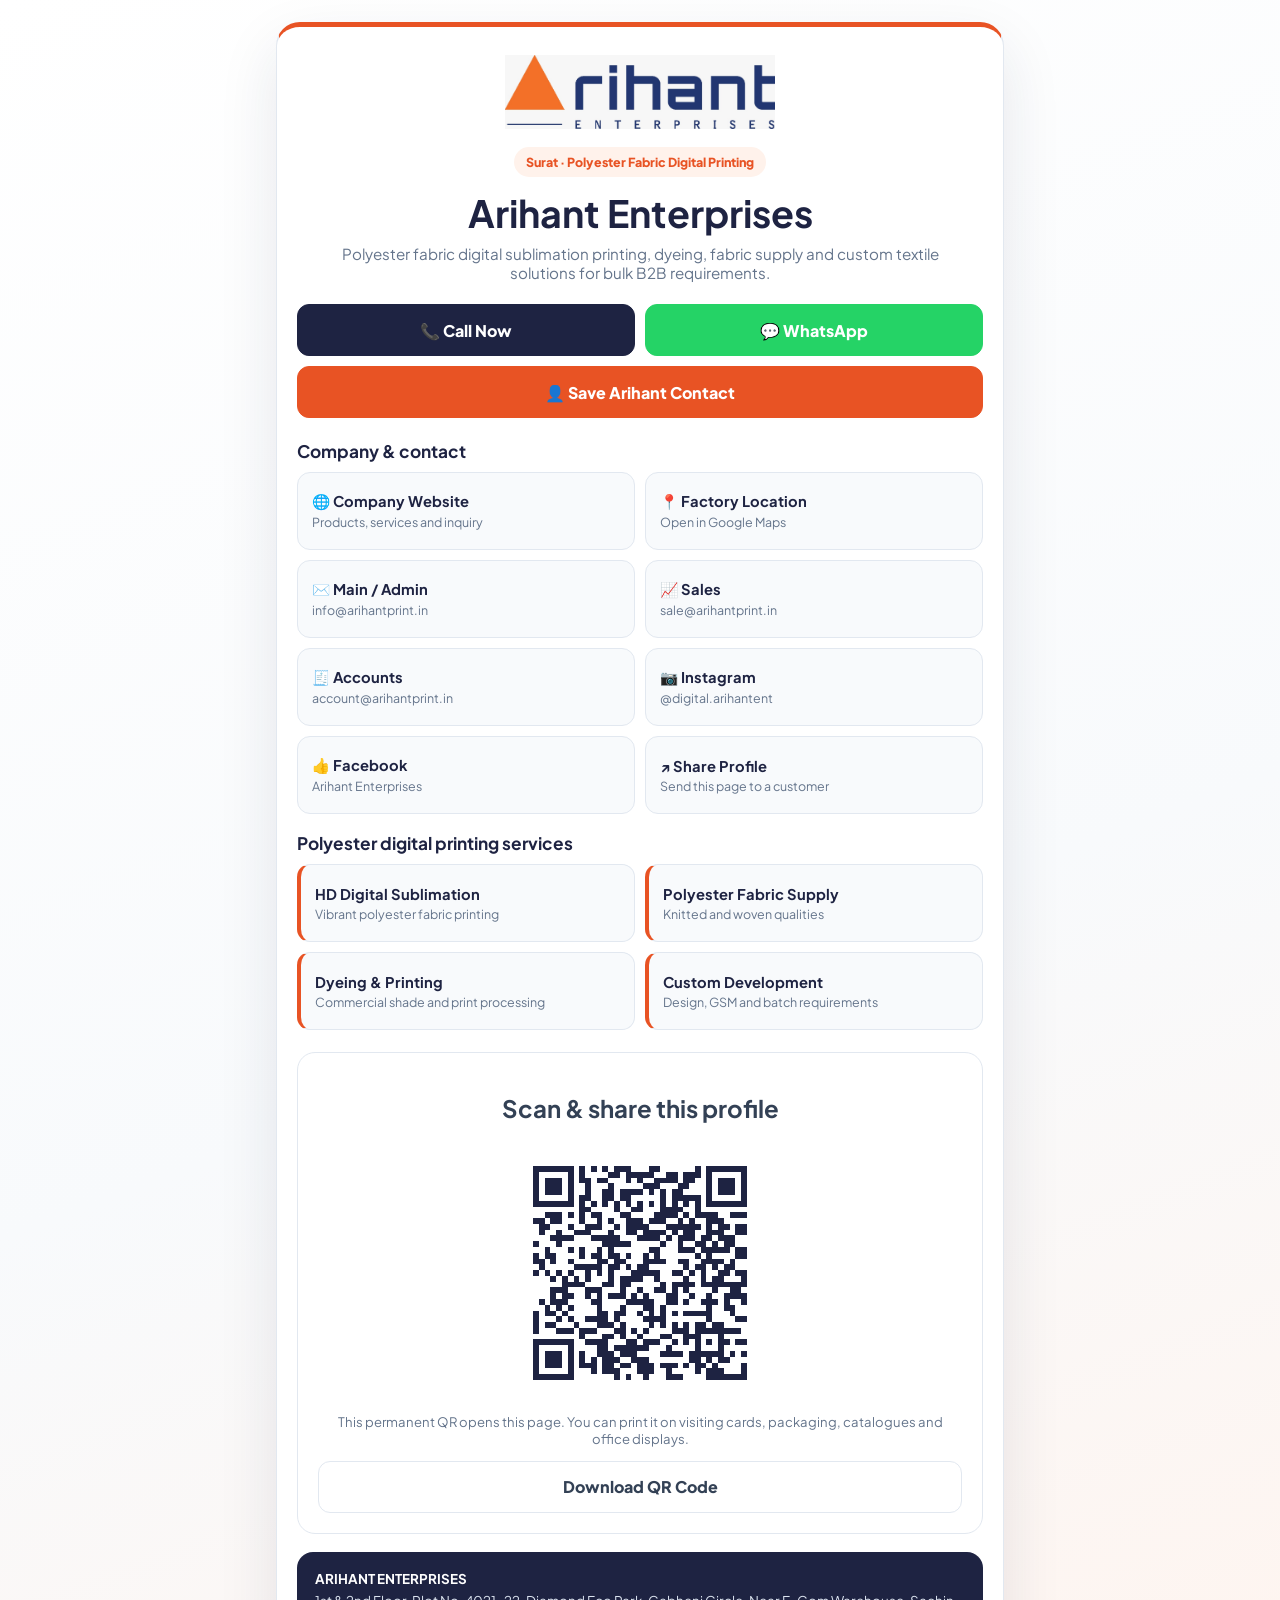
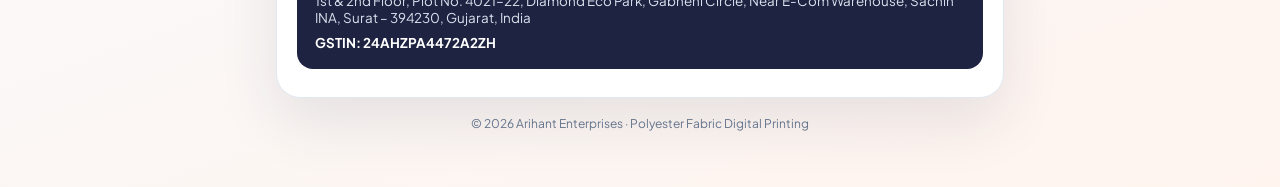
<file: connect.html>
<!doctype html>
<html lang="en">
<head>
  <meta charset="UTF-8" />
  <meta name="viewport" content="width=device-width, initial-scale=1.0" />
  <title>Arihant Enterprises Smart Profile | Polyester Digital Printing</title>
  <meta name="description" content="Arihant Enterprises smart business profile: save contact, WhatsApp, call, website, factory location, polyester digital printing services and social links." />
  <meta name="robots" content="index, follow" />
  <link rel="icon" type="image/png" sizes="192x192" href="/favicon.png" />
  <link rel="canonical" href="https://www.arihantprint.in/connect.html" />
  <meta name="theme-color" content="#1e2342" />
  <meta property="og:title" content="Arihant Enterprises | Smart Business Profile" />
  <meta property="og:description" content="Polyester fabric digital printing, dyeing and textile solutions in Surat. Contact, location and business links in one place." />
  <meta property="og:url" content="https://www.arihantprint.in/connect.html" />
  <meta property="og:type" content="profile" />
  <meta property="og:site_name" content="Arihant Enterprises" />
  <meta property="og:image" content="https://www.arihantprint.in/logo.jpeg" />
  <meta property="og:image:alt" content="Arihant Enterprises logo" />
  <meta name="twitter:card" content="summary_large_image" />
  <meta name="twitter:title" content="Arihant Enterprises | Smart Business Profile" />
  <meta name="twitter:description" content="Polyester fabric digital printing, dyeing and textile solutions in Surat. Contact, location and business links in one place." />
  <meta name="twitter:image" content="https://www.arihantprint.in/logo.jpeg" />
  <link rel="preconnect" href="https://fonts.googleapis.com" />
  <link rel="preconnect" href="https://fonts.gstatic.com" crossorigin />
  <link href="https://fonts.googleapis.com/css2?family=Plus+Jakarta+Sans:wght@400;600;700;800&display=swap" rel="stylesheet" />
  <style>
    :root { --navy:#1e2342; --orange:#e85324; --green:#25d366; --ink:#334155; --muted:#64748b; --line:#e2e8f0; --soft:#f8fafc; }
    * { box-sizing:border-box; }
    body { margin:0; font-family:'Plus Jakarta Sans',sans-serif; color:var(--ink); background:linear-gradient(160deg,#fff 0%,#f8fafc 55%,#fff4ee 100%); min-height:100vh; }
    a { color:inherit; }
    .page { width:min(760px,100%); margin:auto; padding:22px 16px 44px; }
    .profile { background:#fff; border:1px solid var(--line); border-top:5px solid var(--orange); border-radius:24px; padding:28px 20px; box-shadow:0 24px 60px rgba(30,35,66,.10); text-align:center; }
    .logo { width:min(270px,80%); height:auto; margin:0 auto 18px; display:block; }
    .eyebrow { display:inline-block; padding:7px 12px; border-radius:999px; background:#fff2eb; color:var(--orange); font-size:.78rem; font-weight:800; }
    h1 { color:var(--navy); font-size:clamp(1.65rem,6vw,2.35rem); line-height:1.15; margin:14px 0 10px; }
    .lead { color:var(--muted); max-width:600px; margin:0 auto; font-size:.95rem; }
    .primary { display:grid; grid-template-columns:repeat(2,1fr); gap:10px; margin:22px 0; }
    .btn { min-height:52px; border-radius:12px; padding:13px 10px; text-decoration:none; font-weight:800; display:flex; align-items:center; justify-content:center; gap:7px; border:1px solid var(--line); background:#fff; }
    .btn.call { background:var(--navy); color:#fff; border-color:var(--navy); }
    .btn.wa { background:var(--green); color:#fff; border-color:var(--green); }
    .btn.save { background:var(--orange); color:#fff; border-color:var(--orange); grid-column:1/-1; }
    .section { margin-top:18px; text-align:left; }
    .section h2 { color:var(--navy); font-size:1.08rem; margin:0 0 10px; }
    .links { display:grid; grid-template-columns:repeat(2,1fr); gap:10px; }
    .link { text-decoration:none; border:1px solid var(--line); background:var(--soft); border-radius:13px; padding:14px; min-height:78px; display:flex; flex-direction:column; justify-content:center; }
    .link strong { color:var(--navy); font-size:.92rem; }
    .link span { color:var(--muted); font-size:.78rem; margin-top:3px; word-break:break-word; }
    .service { border-left:4px solid var(--orange); }
    .qr { margin-top:22px; padding:20px; border:1px solid var(--line); border-radius:18px; background:#fff; text-align:center; }
    .qr img { width:min(260px,80%); height:auto; display:block; margin:10px auto; image-rendering:pixelated; }
    .qr p { color:var(--muted); font-size:.82rem; margin:6px 0 14px; }
    .address { margin-top:18px; background:var(--navy); color:#dbe3ef; border-radius:16px; padding:18px; text-align:left; font-size:.84rem; }
    .address strong { color:#fff; display:block; margin-bottom:5px; }
    .gst { color:#fff; font-weight:700; margin-top:8px; }
    .tiny { text-align:center; color:var(--muted); font-size:.75rem; margin-top:18px; }
    @media(max-width:520px){ .profile{padding:24px 14px}.links{grid-template-columns:1fr}.primary{grid-template-columns:1fr}.btn.save{grid-column:auto} }
  </style>
</head>
<body>
  <main class="page">
    <section class="profile">
      <img class="logo" src="logo.jpeg" alt="Arihant Enterprises" decoding="async" />
      <span class="eyebrow">Surat · Polyester Fabric Digital Printing</span>
      <h1>Arihant Enterprises</h1>
      <p class="lead">Polyester fabric digital sublimation printing, dyeing, fabric supply and custom textile solutions for bulk B2B requirements.</p>

      <div class="primary">
        <a class="btn call" href="tel:+919825336767">📞 Call Now</a>
        <a class="btn wa" href="https://wa.me/919825336767?text=Hello%20Arihant%20Enterprises%2C%20I%20have%20a%20polyester%20fabric%20digital%20printing%20requirement." target="_blank" rel="noopener">💬 WhatsApp</a>
        <a class="btn save" href="contact.vcf" download>👤 Save Arihant Contact</a>
      </div>

      <div class="section">
        <h2>Company &amp; contact</h2>
        <div class="links">
          <a class="link" href="index.html"><strong>🌐 Company Website</strong><span>Products, services and inquiry</span></a>
          <a class="link" href="https://maps.app.goo.gl/d9Dm5mm7cjmCMKSr6" target="_blank" rel="noopener"><strong>📍 Factory Location</strong><span>Open in Google Maps</span></a>
          <a class="link" href="mailto:info@arihantprint.in"><strong>✉️ Main / Admin</strong><span>info@arihantprint.in</span></a>
          <a class="link" href="mailto:sale@arihantprint.in"><strong>📈 Sales</strong><span>sale@arihantprint.in</span></a>
          <a class="link" href="mailto:account@arihantprint.in"><strong>🧾 Accounts</strong><span>account@arihantprint.in</span></a>
          <a class="link" href="https://www.instagram.com/digital.arihantent/" target="_blank" rel="noopener"><strong>📷 Instagram</strong><span>@digital.arihantent</span></a>
          <a class="link" href="https://www.facebook.com/profile.php?id=61592686416229" target="_blank" rel="noopener"><strong>👍 Facebook</strong><span>Arihant Enterprises</span></a>
          <button class="link" type="button" onclick="shareProfile()" style="font:inherit;cursor:pointer"><strong>↗️ Share Profile</strong><span>Send this page to a customer</span></button>
        </div>
      </div>

      <div class="section">
        <h2>Polyester digital printing services</h2>
        <div class="links">
          <a class="link service" href="digital-sublimation-printing.html"><strong>HD Digital Sublimation</strong><span>Vibrant polyester fabric printing</span></a>
          <a class="link service" href="polyester-fabric.html"><strong>Polyester Fabric Supply</strong><span>Knitted and woven qualities</span></a>
          <a class="link service" href="fabric-dyeing-printing.html"><strong>Dyeing &amp; Printing</strong><span>Commercial shade and print processing</span></a>
          <a class="link service" href="custom-textile-development.html"><strong>Custom Development</strong><span>Design, GSM and batch requirements</span></a>
        </div>
      </div>

      <div class="qr">
        <h2>Scan &amp; share this profile</h2>
        <img src="arihant-profile-qr.png" alt="QR code for Arihant Enterprises smart profile" loading="lazy" decoding="async" />
        <p>This permanent QR opens this page. You can print it on visiting cards, packaging, catalogues and office displays.</p>
        <a class="btn" href="arihant-profile-qr.png" download>Download QR Code</a>
      </div>

      <div class="address">
        <strong>ARIHANT ENTERPRISES</strong>
        1st &amp; 2nd Floor, Plot No. 4021–22, Diamond Eco Park, Gabheni Circle, Near E-Com Warehouse, Sachin INA, Surat – 394230, Gujarat, India
        <div class="gst">GSTIN: 24AHZPA4472A2ZH</div>
      </div>
    </section>
    <p class="tiny">© <span id="year"></span> Arihant Enterprises · Polyester Fabric Digital Printing</p>
  </main>
  <script>
    document.getElementById('year').textContent = new Date().getFullYear();
    async function shareProfile(){
      const data={title:'Arihant Enterprises',text:'Polyester fabric digital printing, dyeing and textile solutions',url:'https://www.arihantprint.in/connect.html'};
      if(navigator.share){try{await navigator.share(data)}catch(e){}}
      else{await navigator.clipboard.writeText(data.url);alert('Profile link copied');}
    }
  </script>
</body>
</html>
</file>
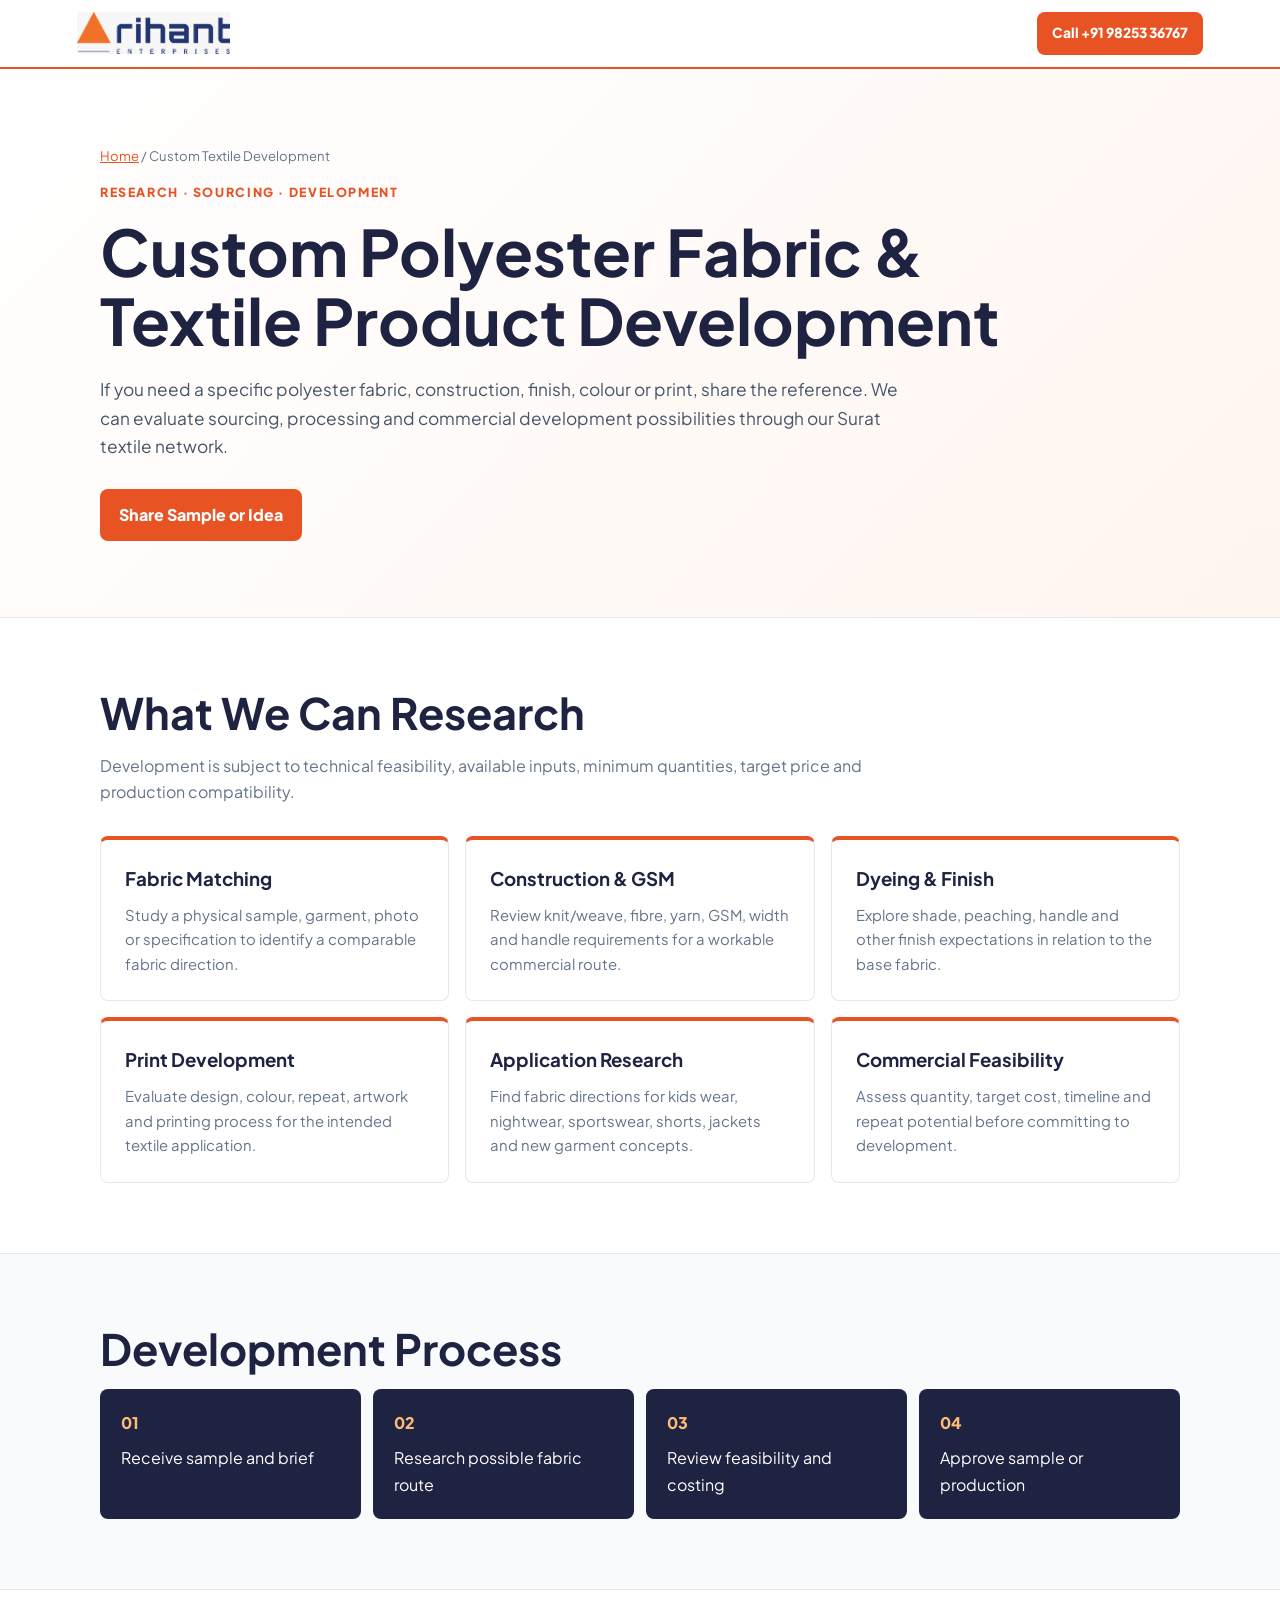
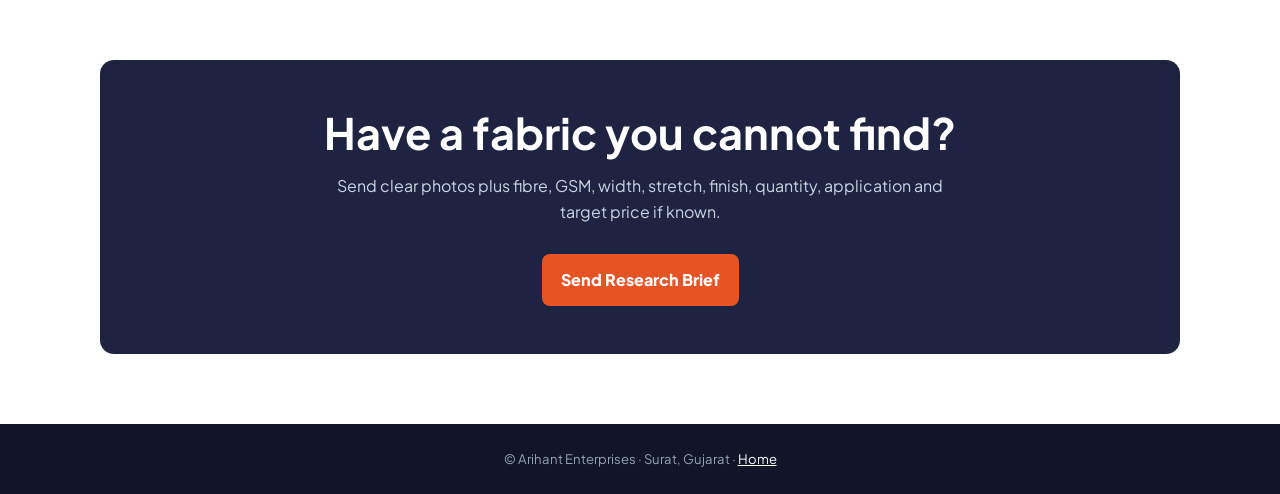
<file: custom-textile-development.html>
<!doctype html><html lang="en"><head><meta charset="UTF-8"><meta name="viewport" content="width=device-width,initial-scale=1"><title>Custom Polyester Fabric & Textile Development Surat | Arihant Enterprises</title><meta name="description" content="Custom polyester fabric research, sourcing and textile product development in Surat based on samples, specifications, garment use and commercial requirements."><meta name="robots" content="index, follow"><link rel="canonical" href="https://www.arihantprint.in/custom-textile-development.html"><meta property="og:title" content="Custom Polyester Fabric & Textile Development Surat"><meta property="og:description" content="Sample-based fabric research, sourcing and custom textile development support."><meta property="og:url" content="https://www.arihantprint.in/custom-textile-development.html"><meta property="og:type" content="website"><meta property="og:site_name" content="Arihant Enterprises"><meta property="og:image" content="https://www.arihantprint.in/logo.jpeg"><meta property="og:image:alt" content="Arihant Enterprises logo"><meta name="twitter:card" content="summary_large_image"><meta name="twitter:title" content="Custom Polyester Fabric & Textile Development Surat"><meta name="twitter:description" content="Sample-based fabric research, sourcing and custom textile development support."><meta name="twitter:image" content="https://www.arihantprint.in/logo.jpeg"><link rel="preconnect" href="https://fonts.googleapis.com"><link rel="preconnect" href="https://fonts.gstatic.com" crossorigin><link href="https://fonts.googleapis.com/css2?family=Plus+Jakarta+Sans:wght@400;600;700;800&display=swap" rel="stylesheet"><link rel="stylesheet" href="service-pages.css"><link rel="icon" type="image/png" sizes="192x192" href="/favicon.png"></head><body>
<header class="site-header"><a href="index.html"><img class="logo" src="logo.jpeg" alt="Arihant Enterprises"></a><a class="header-link" href="tel:+919825336767">Call +91 98253 36767</a></header><main><section class="hero"><div class="wrap"><div class="breadcrumb"><a href="index.html">Home</a> / Custom Textile Development</div><p class="eyebrow">Research · sourcing · development</p><h1>Custom Polyester Fabric & Textile Product Development</h1><p class="lead">If you need a specific polyester fabric, construction, finish, colour or print, share the reference. We can evaluate sourcing, processing and commercial development possibilities through our Surat textile network.</p><div class="actions"><a class="button primary" href="https://wa.me/919825336767?text=Hello%20Arihant%20Enterprises%2C%20I%20have%20a%20custom%20textile%20development%20requirement." target="_blank" rel="noopener">Share Sample or Idea</a></div></div></section>
<section class="section"><div class="wrap"><h2>What We Can Research</h2><p class="intro">Development is subject to technical feasibility, available inputs, minimum quantities, target price and production compatibility.</p><div class="grid"><article class="card"><h3>Fabric Matching</h3><p>Study a physical sample, garment, photo or specification to identify a comparable fabric direction.</p></article><article class="card"><h3>Construction & GSM</h3><p>Review knit/weave, fibre, yarn, GSM, width and handle requirements for a workable commercial route.</p></article><article class="card"><h3>Dyeing & Finish</h3><p>Explore shade, peaching, handle and other finish expectations in relation to the base fabric.</p></article><article class="card"><h3>Print Development</h3><p>Evaluate design, colour, repeat, artwork and printing process for the intended textile application.</p></article><article class="card"><h3>Application Research</h3><p>Find fabric directions for kids wear, nightwear, sportswear, shorts, jackets and new garment concepts.</p></article><article class="card"><h3>Commercial Feasibility</h3><p>Assess quantity, target cost, timeline and repeat potential before committing to development.</p></article></div></div></section>
<section class="section alt"><div class="wrap"><h2>Development Process</h2><div class="process"><div>Receive sample and brief</div><div>Research possible fabric route</div><div>Review feasibility and costing</div><div>Approve sample or production</div></div></div></section><section class="section"><div class="wrap cta"><h2>Have a fabric you cannot find?</h2><p>Send clear photos plus fibre, GSM, width, stretch, finish, quantity, application and target price if known.</p><div class="actions" style="justify-content:center"><a class="button primary" href="https://wa.me/919825336767?text=Hello%20Arihant%20Enterprises%2C%20I%20want%20help%20researching%20a%20specific%20fabric." target="_blank" rel="noopener">Send Research Brief</a></div></div></section></main><footer class="footer">© Arihant Enterprises · Surat, Gujarat · <a href="index.html">Home</a></footer></body></html>
</file>
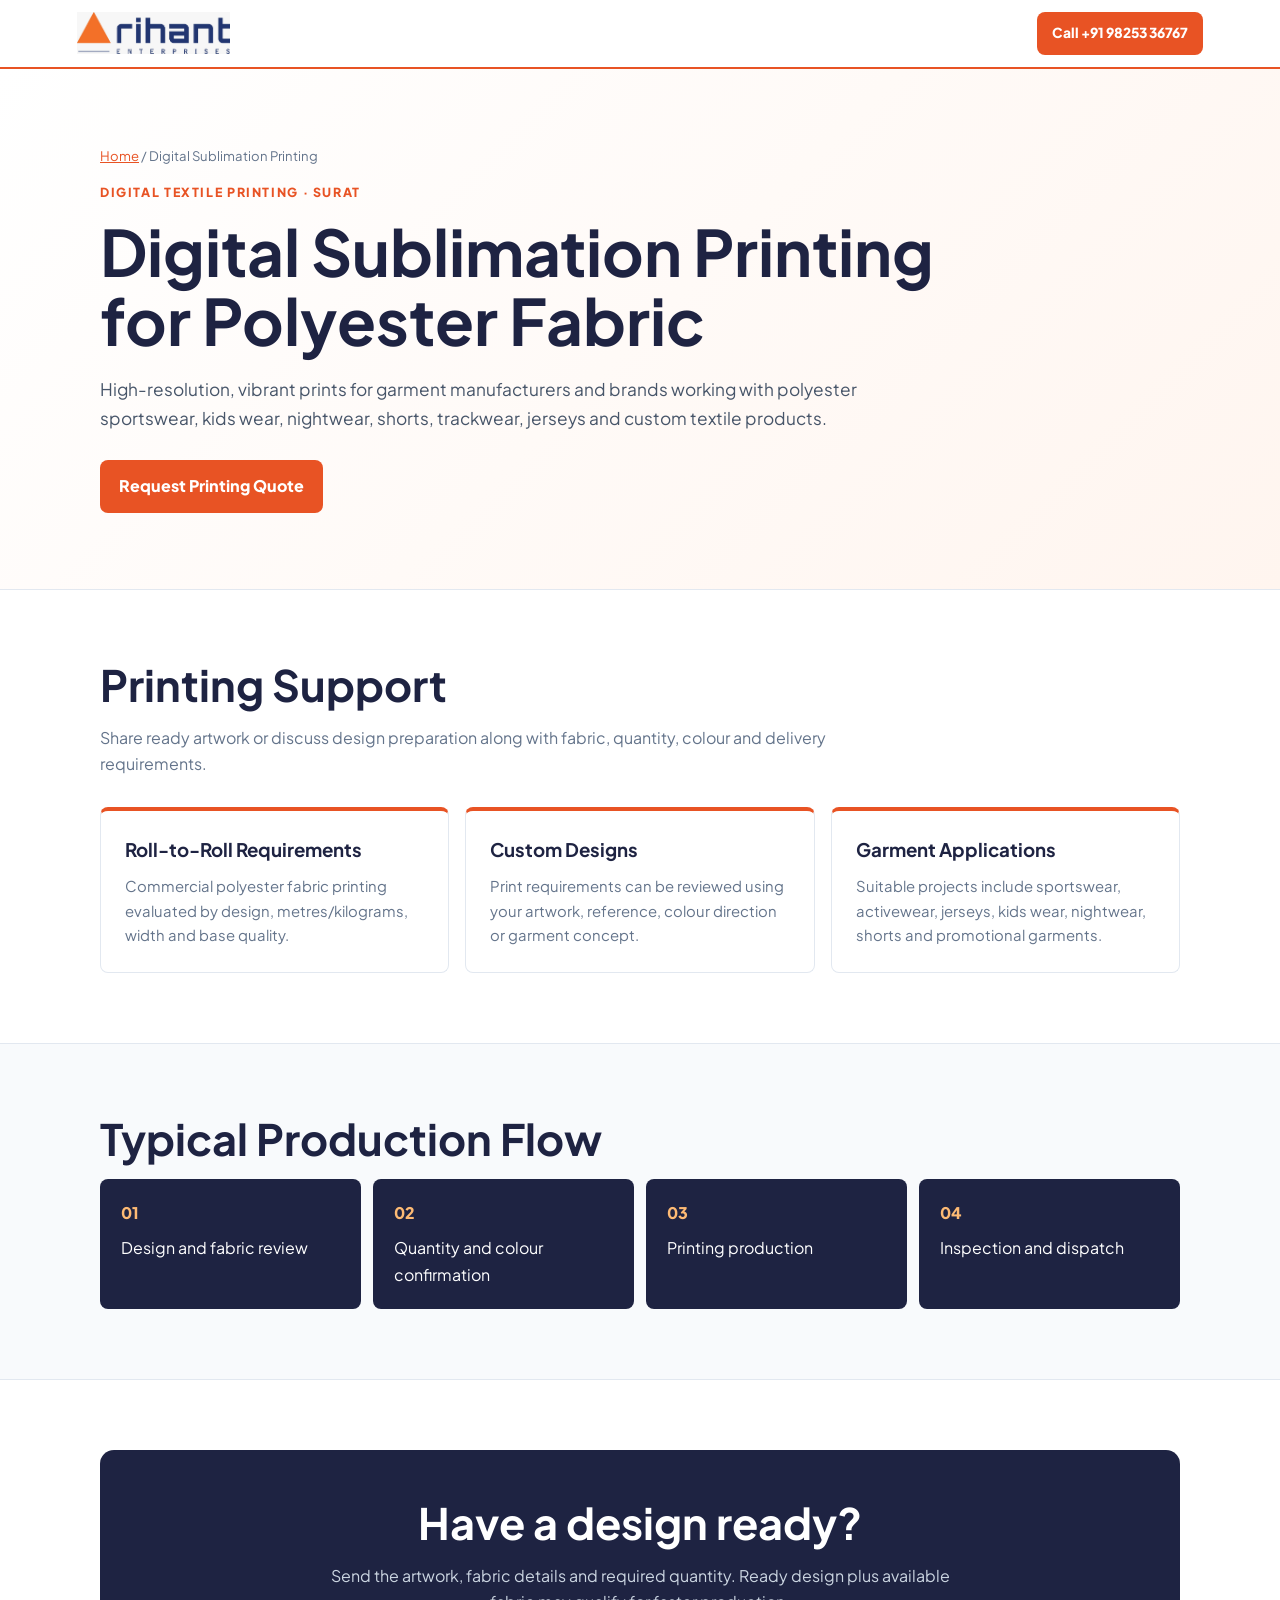
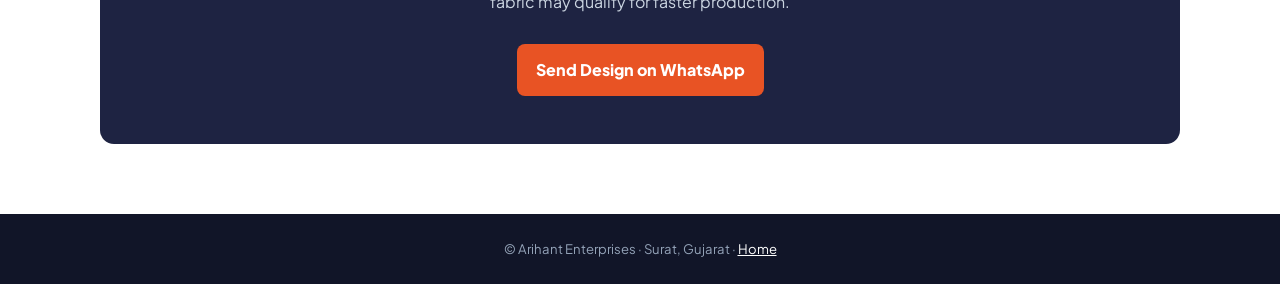
<file: digital-sublimation-printing.html>
<!doctype html><html lang="en"><head><meta charset="UTF-8"><meta name="viewport" content="width=device-width,initial-scale=1"><title>Digital Sublimation Printing on Polyester in Surat | Arihant Enterprises</title><meta name="description" content="Digital sublimation and textile printing on polyester fabric in Surat for sportswear, kids wear, nightwear, shorts, jerseys and custom designs."><meta name="robots" content="index, follow"><link rel="canonical" href="https://www.arihantprint.in/digital-sublimation-printing.html"><meta property="og:title" content="Digital Sublimation Printing on Polyester in Surat"><meta property="og:description" content="Vibrant custom digital textile printing for polyester garment applications."><meta property="og:url" content="https://www.arihantprint.in/digital-sublimation-printing.html"><meta property="og:type" content="website"><meta property="og:site_name" content="Arihant Enterprises"><meta property="og:image" content="https://www.arihantprint.in/logo.jpeg"><meta property="og:image:alt" content="Arihant Enterprises logo"><meta name="twitter:card" content="summary_large_image"><meta name="twitter:title" content="Digital Sublimation Printing on Polyester in Surat"><meta name="twitter:description" content="Vibrant custom digital textile printing for polyester garment applications."><meta name="twitter:image" content="https://www.arihantprint.in/logo.jpeg"><link rel="preconnect" href="https://fonts.googleapis.com"><link rel="preconnect" href="https://fonts.gstatic.com" crossorigin><link href="https://fonts.googleapis.com/css2?family=Plus+Jakarta+Sans:wght@400;600;700;800&display=swap" rel="stylesheet"><link rel="stylesheet" href="service-pages.css"><link rel="icon" type="image/png" sizes="192x192" href="/favicon.png"></head><body>
<header class="site-header"><a href="index.html"><img class="logo" src="logo.jpeg" alt="Arihant Enterprises"></a><a class="header-link" href="tel:+919825336767">Call +91 98253 36767</a></header><main><section class="hero"><div class="wrap"><div class="breadcrumb"><a href="index.html">Home</a> / Digital Sublimation Printing</div><p class="eyebrow">Digital textile printing · Surat</p><h1>Digital Sublimation Printing for Polyester Fabric</h1><p class="lead">High-resolution, vibrant prints for garment manufacturers and brands working with polyester sportswear, kids wear, nightwear, shorts, trackwear, jerseys and custom textile products.</p><div class="actions"><a class="button primary" href="https://wa.me/919825336767?text=Hello%20Arihant%20Enterprises%2C%20I%20need%20digital%20sublimation%20printing." target="_blank" rel="noopener">Request Printing Quote</a></div></div></section>
<section class="section"><div class="wrap"><h2>Printing Support</h2><p class="intro">Share ready artwork or discuss design preparation along with fabric, quantity, colour and delivery requirements.</p><div class="grid"><article class="card"><h3>Roll-to-Roll Requirements</h3><p>Commercial polyester fabric printing evaluated by design, metres/kilograms, width and base quality.</p></article><article class="card"><h3>Custom Designs</h3><p>Print requirements can be reviewed using your artwork, reference, colour direction or garment concept.</p></article><article class="card"><h3>Garment Applications</h3><p>Suitable projects include sportswear, activewear, jerseys, kids wear, nightwear, shorts and promotional garments.</p></article></div></div></section>
<section class="section alt"><div class="wrap"><h2>Typical Production Flow</h2><div class="process"><div>Design and fabric review</div><div>Quantity and colour confirmation</div><div>Printing production</div><div>Inspection and dispatch</div></div></div></section><section class="section"><div class="wrap cta"><h2>Have a design ready?</h2><p>Send the artwork, fabric details and required quantity. Ready design plus available fabric may qualify for faster production.</p><div class="actions" style="justify-content:center"><a class="button primary" href="https://wa.me/919825336767?text=Hello%20Arihant%20Enterprises%2C%20I%20want%20a%20quote%20for%20digital%20sublimation%20printing." target="_blank" rel="noopener">Send Design on WhatsApp</a></div></div></section></main><footer class="footer">© Arihant Enterprises · Surat, Gujarat · <a href="index.html">Home</a></footer></body></html>
</file>
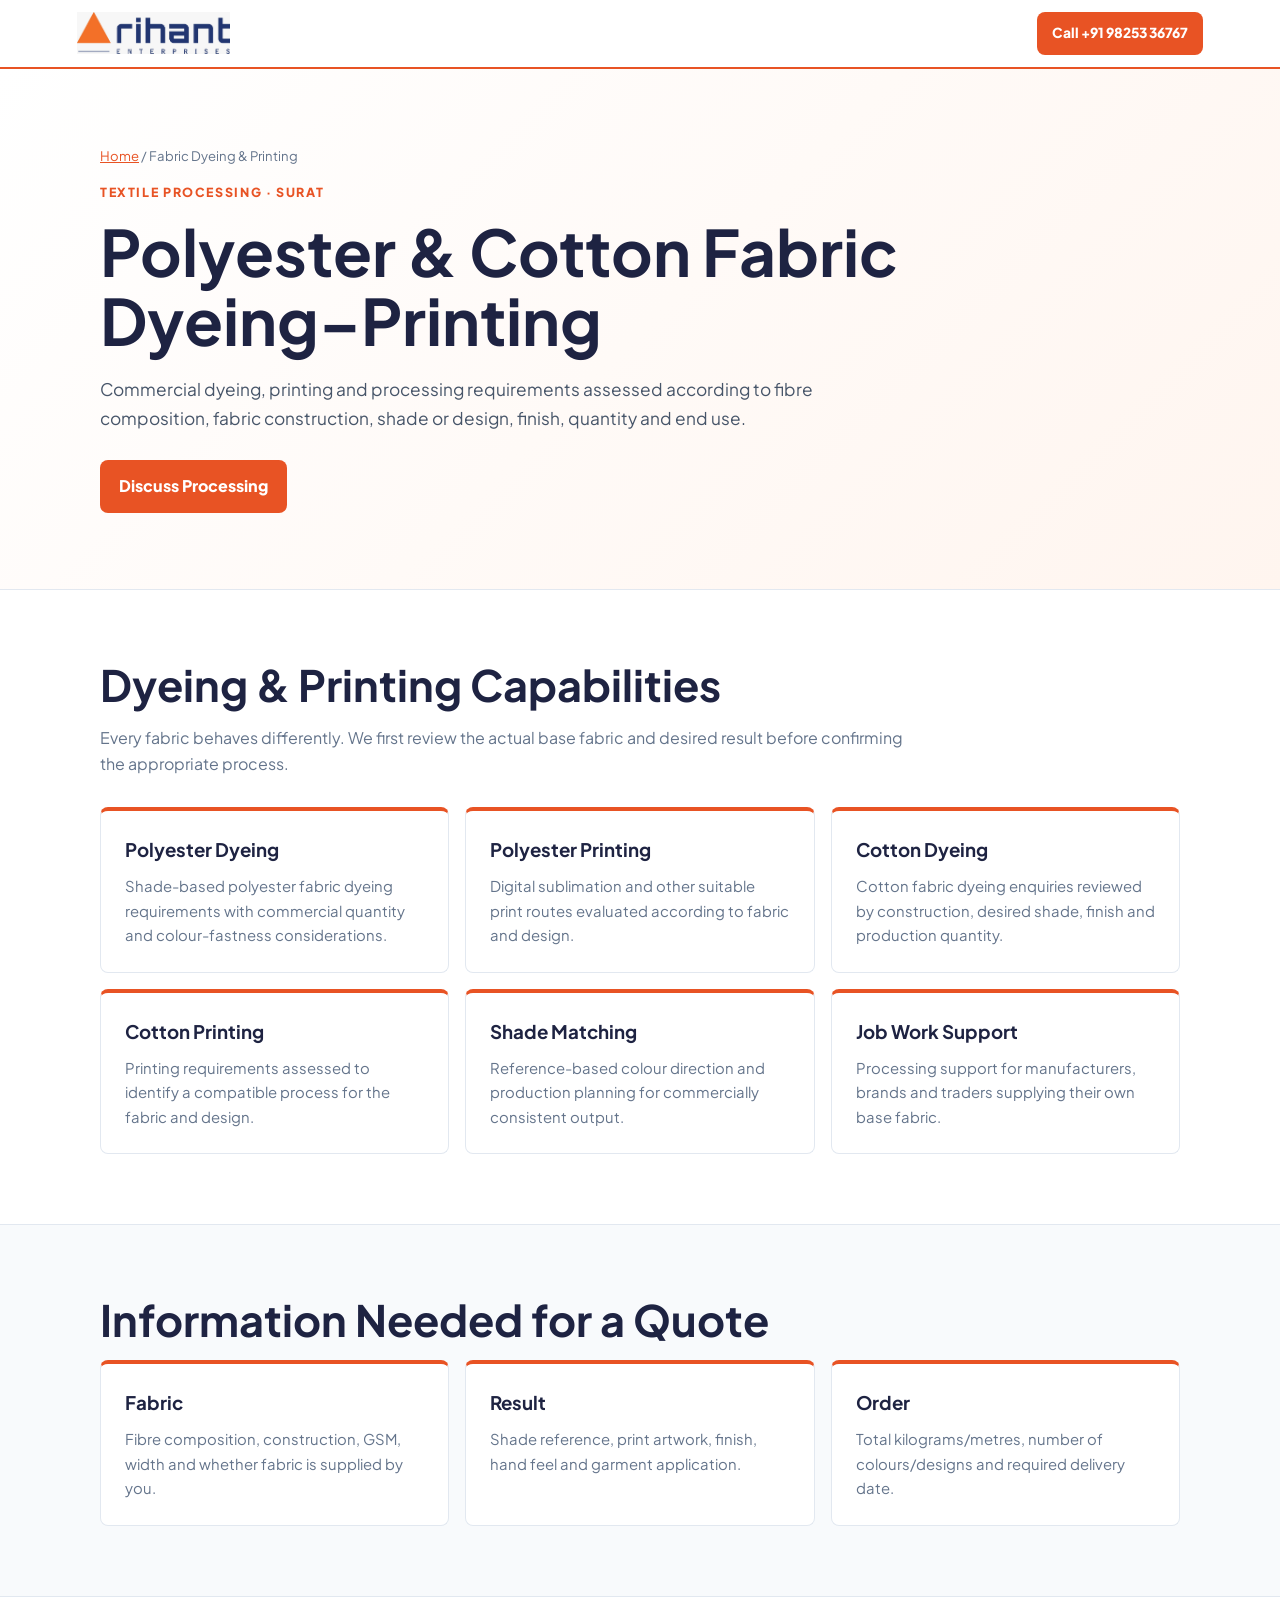
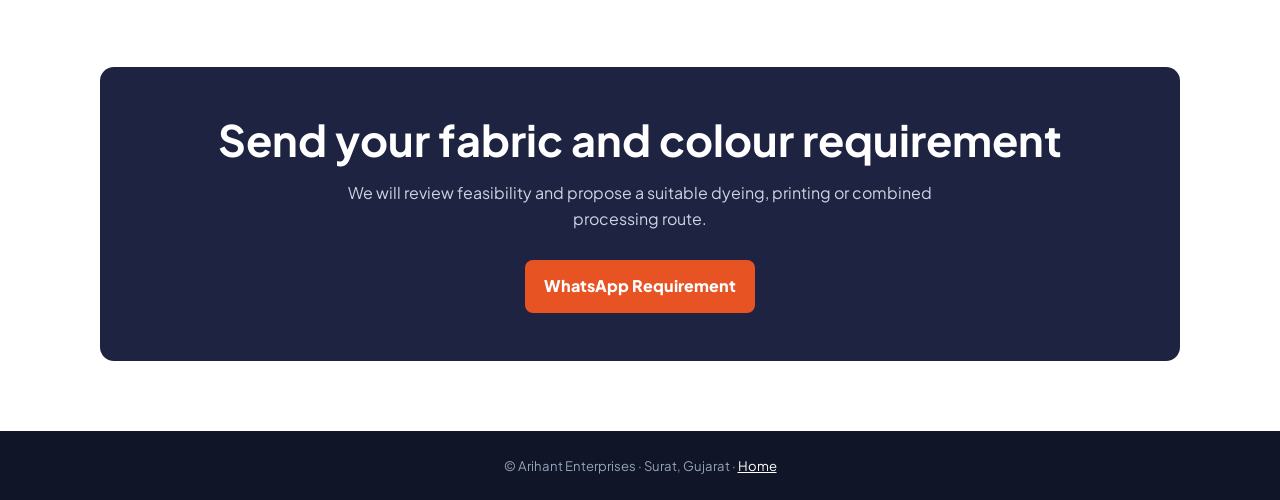
<file: fabric-dyeing-printing.html>
<!doctype html><html lang="en"><head><meta charset="UTF-8"><meta name="viewport" content="width=device-width,initial-scale=1"><title>Polyester & Cotton Fabric Dyeing and Printing in Surat | Arihant Enterprises</title><meta name="description" content="Polyester and cotton fabric dyeing, printing and textile processing support in Surat with shade, fabric, quantity and finish-based evaluation."><meta name="robots" content="index, follow"><link rel="canonical" href="https://www.arihantprint.in/fabric-dyeing-printing.html"><meta property="og:title" content="Polyester & Cotton Fabric Dyeing and Printing in Surat"><meta property="og:description" content="Commercial dyeing, printing and textile processing support from Arihant Enterprises."><meta property="og:url" content="https://www.arihantprint.in/fabric-dyeing-printing.html"><meta property="og:type" content="website"><meta property="og:site_name" content="Arihant Enterprises"><meta property="og:image" content="https://www.arihantprint.in/logo.jpeg"><meta property="og:image:alt" content="Arihant Enterprises logo"><meta name="twitter:card" content="summary_large_image"><meta name="twitter:title" content="Polyester & Cotton Fabric Dyeing and Printing in Surat"><meta name="twitter:description" content="Commercial dyeing, printing and textile processing support from Arihant Enterprises."><meta name="twitter:image" content="https://www.arihantprint.in/logo.jpeg"><link rel="preconnect" href="https://fonts.googleapis.com"><link rel="preconnect" href="https://fonts.gstatic.com" crossorigin><link href="https://fonts.googleapis.com/css2?family=Plus+Jakarta+Sans:wght@400;600;700;800&display=swap" rel="stylesheet"><link rel="stylesheet" href="service-pages.css"><link rel="icon" type="image/png" sizes="192x192" href="/favicon.png"></head><body>
<header class="site-header"><a href="index.html"><img class="logo" src="logo.jpeg" alt="Arihant Enterprises"></a><a class="header-link" href="tel:+919825336767">Call +91 98253 36767</a></header><main><section class="hero"><div class="wrap"><div class="breadcrumb"><a href="index.html">Home</a> / Fabric Dyeing & Printing</div><p class="eyebrow">Textile processing · Surat</p><h1>Polyester & Cotton Fabric Dyeing–Printing</h1><p class="lead">Commercial dyeing, printing and processing requirements assessed according to fibre composition, fabric construction, shade or design, finish, quantity and end use.</p><div class="actions"><a class="button primary" href="https://wa.me/919825336767?text=Hello%20Arihant%20Enterprises%2C%20I%20need%20fabric%20dyeing%20or%20printing." target="_blank" rel="noopener">Discuss Processing</a></div></div></section>
<section class="section"><div class="wrap"><h2>Dyeing & Printing Capabilities</h2><p class="intro">Every fabric behaves differently. We first review the actual base fabric and desired result before confirming the appropriate process.</p><div class="grid"><article class="card"><h3>Polyester Dyeing</h3><p>Shade-based polyester fabric dyeing requirements with commercial quantity and colour-fastness considerations.</p></article><article class="card"><h3>Polyester Printing</h3><p>Digital sublimation and other suitable print routes evaluated according to fabric and design.</p></article><article class="card"><h3>Cotton Dyeing</h3><p>Cotton fabric dyeing enquiries reviewed by construction, desired shade, finish and production quantity.</p></article><article class="card"><h3>Cotton Printing</h3><p>Printing requirements assessed to identify a compatible process for the fabric and design.</p></article><article class="card"><h3>Shade Matching</h3><p>Reference-based colour direction and production planning for commercially consistent output.</p></article><article class="card"><h3>Job Work Support</h3><p>Processing support for manufacturers, brands and traders supplying their own base fabric.</p></article></div></div></section>
<section class="section alt"><div class="wrap"><h2>Information Needed for a Quote</h2><div class="grid"><article class="card"><h3>Fabric</h3><p>Fibre composition, construction, GSM, width and whether fabric is supplied by you.</p></article><article class="card"><h3>Result</h3><p>Shade reference, print artwork, finish, hand feel and garment application.</p></article><article class="card"><h3>Order</h3><p>Total kilograms/metres, number of colours/designs and required delivery date.</p></article></div></div></section><section class="section"><div class="wrap cta"><h2>Send your fabric and colour requirement</h2><p>We will review feasibility and propose a suitable dyeing, printing or combined processing route.</p><div class="actions" style="justify-content:center"><a class="button primary" href="https://wa.me/919825336767?text=Hello%20Arihant%20Enterprises%2C%20I%20want%20to%20share%20a%20dyeing%20or%20printing%20requirement." target="_blank" rel="noopener">WhatsApp Requirement</a></div></div></section></main><footer class="footer">© Arihant Enterprises · Surat, Gujarat · <a href="index.html">Home</a></footer></body></html>
</file>
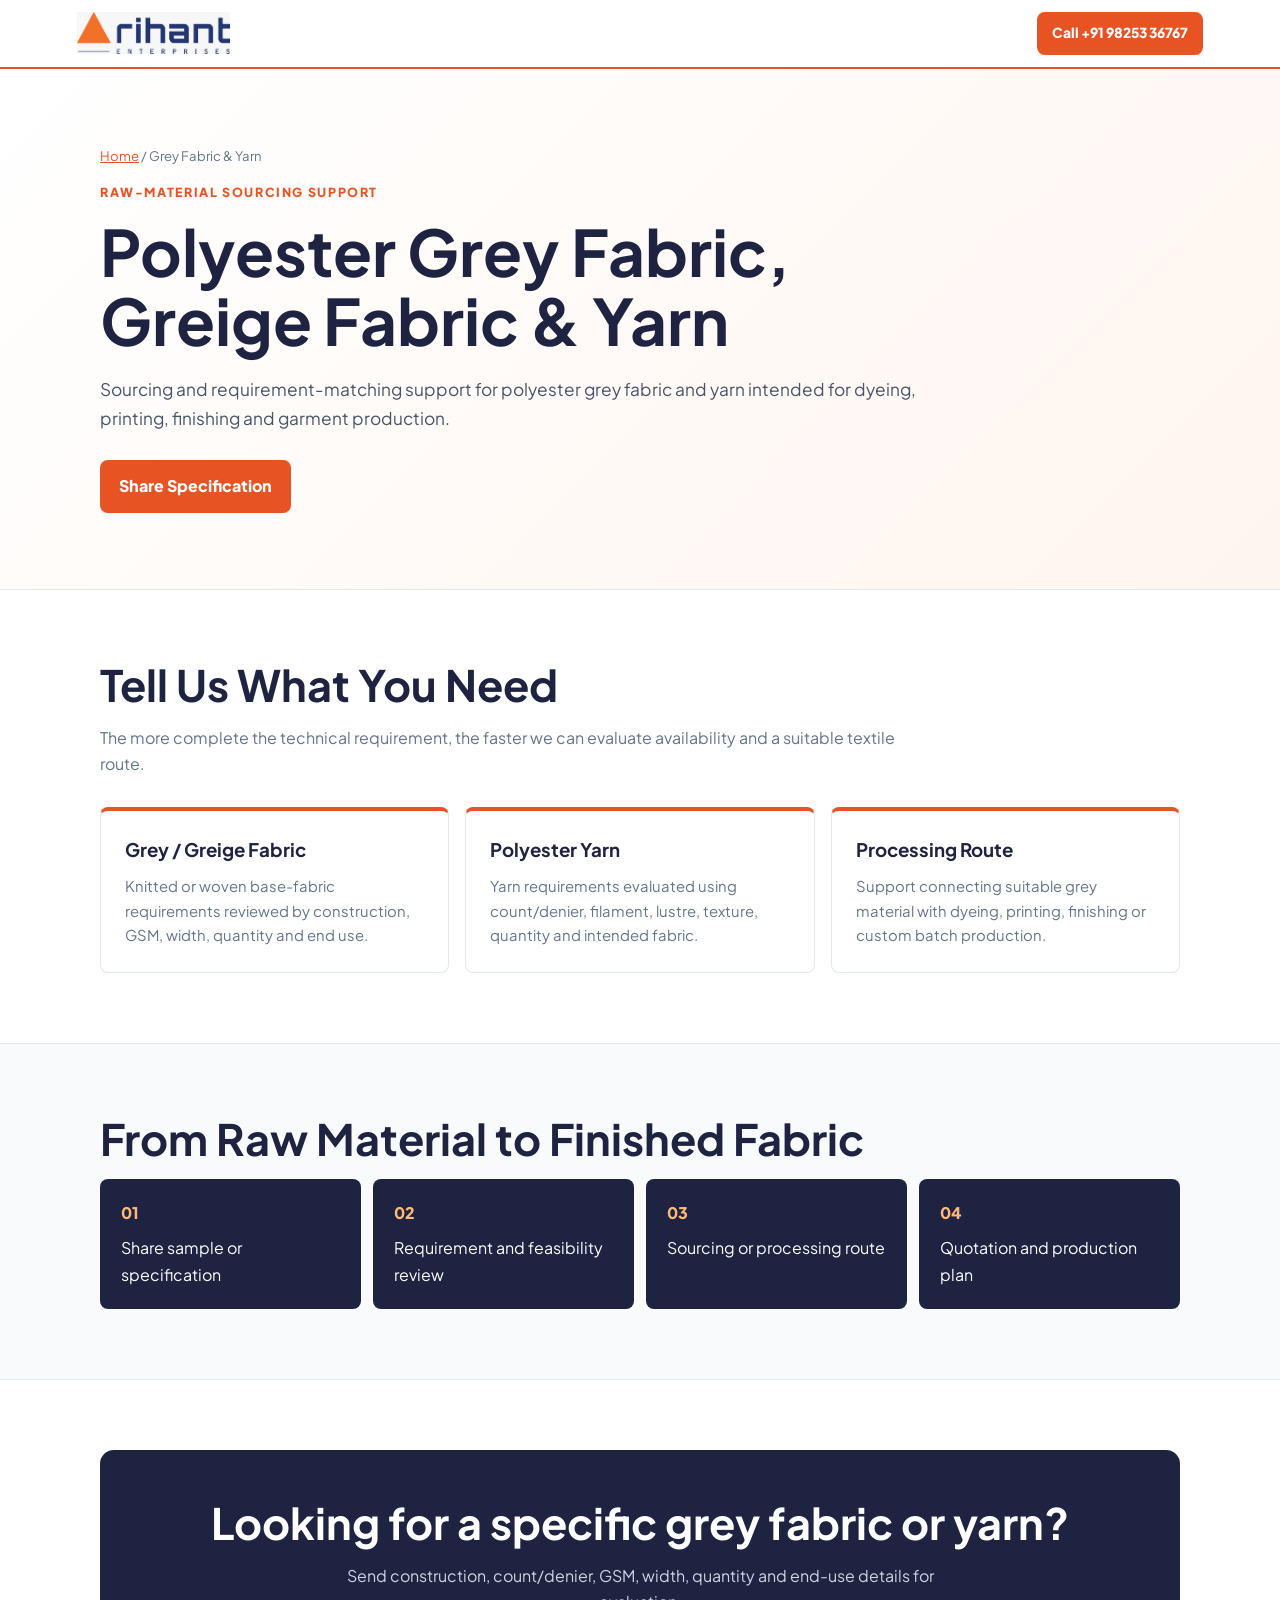
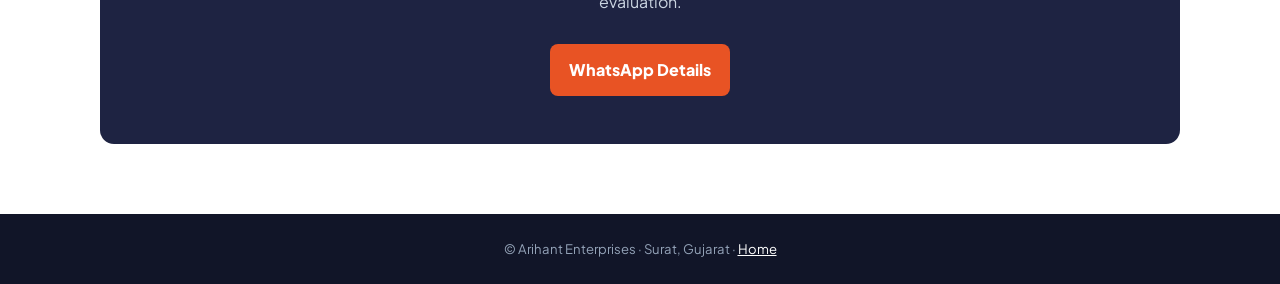
<file: grey-fabric-yarn.html>
<!doctype html><html lang="en"><head><meta charset="UTF-8"><meta name="viewport" content="width=device-width,initial-scale=1"><title>Polyester Grey Fabric & Yarn Supplier in Surat | Arihant Enterprises</title><meta name="description" content="Polyester grey and greige fabric and yarn sourcing support in Surat for textile manufacturers, processors, traders and custom requirements."><meta name="robots" content="index, follow"><link rel="canonical" href="https://www.arihantprint.in/grey-fabric-yarn.html"><meta property="og:title" content="Polyester Grey Fabric & Yarn Supplier in Surat"><meta property="og:description" content="Requirement-based grey fabric, greige fabric and polyester yarn sourcing support from Surat."><meta property="og:url" content="https://www.arihantprint.in/grey-fabric-yarn.html"><meta property="og:type" content="website"><meta property="og:site_name" content="Arihant Enterprises"><meta property="og:image" content="https://www.arihantprint.in/logo.jpeg"><meta property="og:image:alt" content="Arihant Enterprises logo"><meta name="twitter:card" content="summary_large_image"><meta name="twitter:title" content="Polyester Grey Fabric & Yarn Supplier in Surat"><meta name="twitter:description" content="Requirement-based grey fabric, greige fabric and polyester yarn sourcing support from Surat."><meta name="twitter:image" content="https://www.arihantprint.in/logo.jpeg"><link rel="preconnect" href="https://fonts.googleapis.com"><link rel="preconnect" href="https://fonts.gstatic.com" crossorigin><link href="https://fonts.googleapis.com/css2?family=Plus+Jakarta+Sans:wght@400;600;700;800&display=swap" rel="stylesheet"><link rel="stylesheet" href="service-pages.css"><link rel="icon" type="image/png" sizes="192x192" href="/favicon.png"></head><body>
<header class="site-header"><a href="index.html"><img class="logo" src="logo.jpeg" alt="Arihant Enterprises"></a><a class="header-link" href="tel:+919825336767">Call +91 98253 36767</a></header><main><section class="hero"><div class="wrap"><div class="breadcrumb"><a href="index.html">Home</a> / Grey Fabric & Yarn</div><p class="eyebrow">Raw-material sourcing support</p><h1>Polyester Grey Fabric, Greige Fabric & Yarn</h1><p class="lead">Sourcing and requirement-matching support for polyester grey fabric and yarn intended for dyeing, printing, finishing and garment production.</p><div class="actions"><a class="button primary" href="https://wa.me/919825336767?text=Hello%20Arihant%20Enterprises%2C%20I%20need%20grey%20fabric%20or%20polyester%20yarn." target="_blank" rel="noopener">Share Specification</a></div></div></section>
<section class="section"><div class="wrap"><h2>Tell Us What You Need</h2><p class="intro">The more complete the technical requirement, the faster we can evaluate availability and a suitable textile route.</p><div class="grid"><article class="card"><h3>Grey / Greige Fabric</h3><p>Knitted or woven base-fabric requirements reviewed by construction, GSM, width, quantity and end use.</p></article><article class="card"><h3>Polyester Yarn</h3><p>Yarn requirements evaluated using count/denier, filament, lustre, texture, quantity and intended fabric.</p></article><article class="card"><h3>Processing Route</h3><p>Support connecting suitable grey material with dyeing, printing, finishing or custom batch production.</p></article></div></div></section>
<section class="section alt"><div class="wrap"><h2>From Raw Material to Finished Fabric</h2><div class="process"><div>Share sample or specification</div><div>Requirement and feasibility review</div><div>Sourcing or processing route</div><div>Quotation and production plan</div></div></div></section><section class="section"><div class="wrap cta"><h2>Looking for a specific grey fabric or yarn?</h2><p>Send construction, count/denier, GSM, width, quantity and end-use details for evaluation.</p><div class="actions" style="justify-content:center"><a class="button primary" href="https://wa.me/919825336767?text=Hello%20Arihant%20Enterprises%2C%20I%20want%20to%20share%20a%20grey%20fabric%20or%20yarn%20specification." target="_blank" rel="noopener">WhatsApp Details</a></div></div></section></main><footer class="footer">© Arihant Enterprises · Surat, Gujarat · <a href="index.html">Home</a></footer></body></html>
</file>
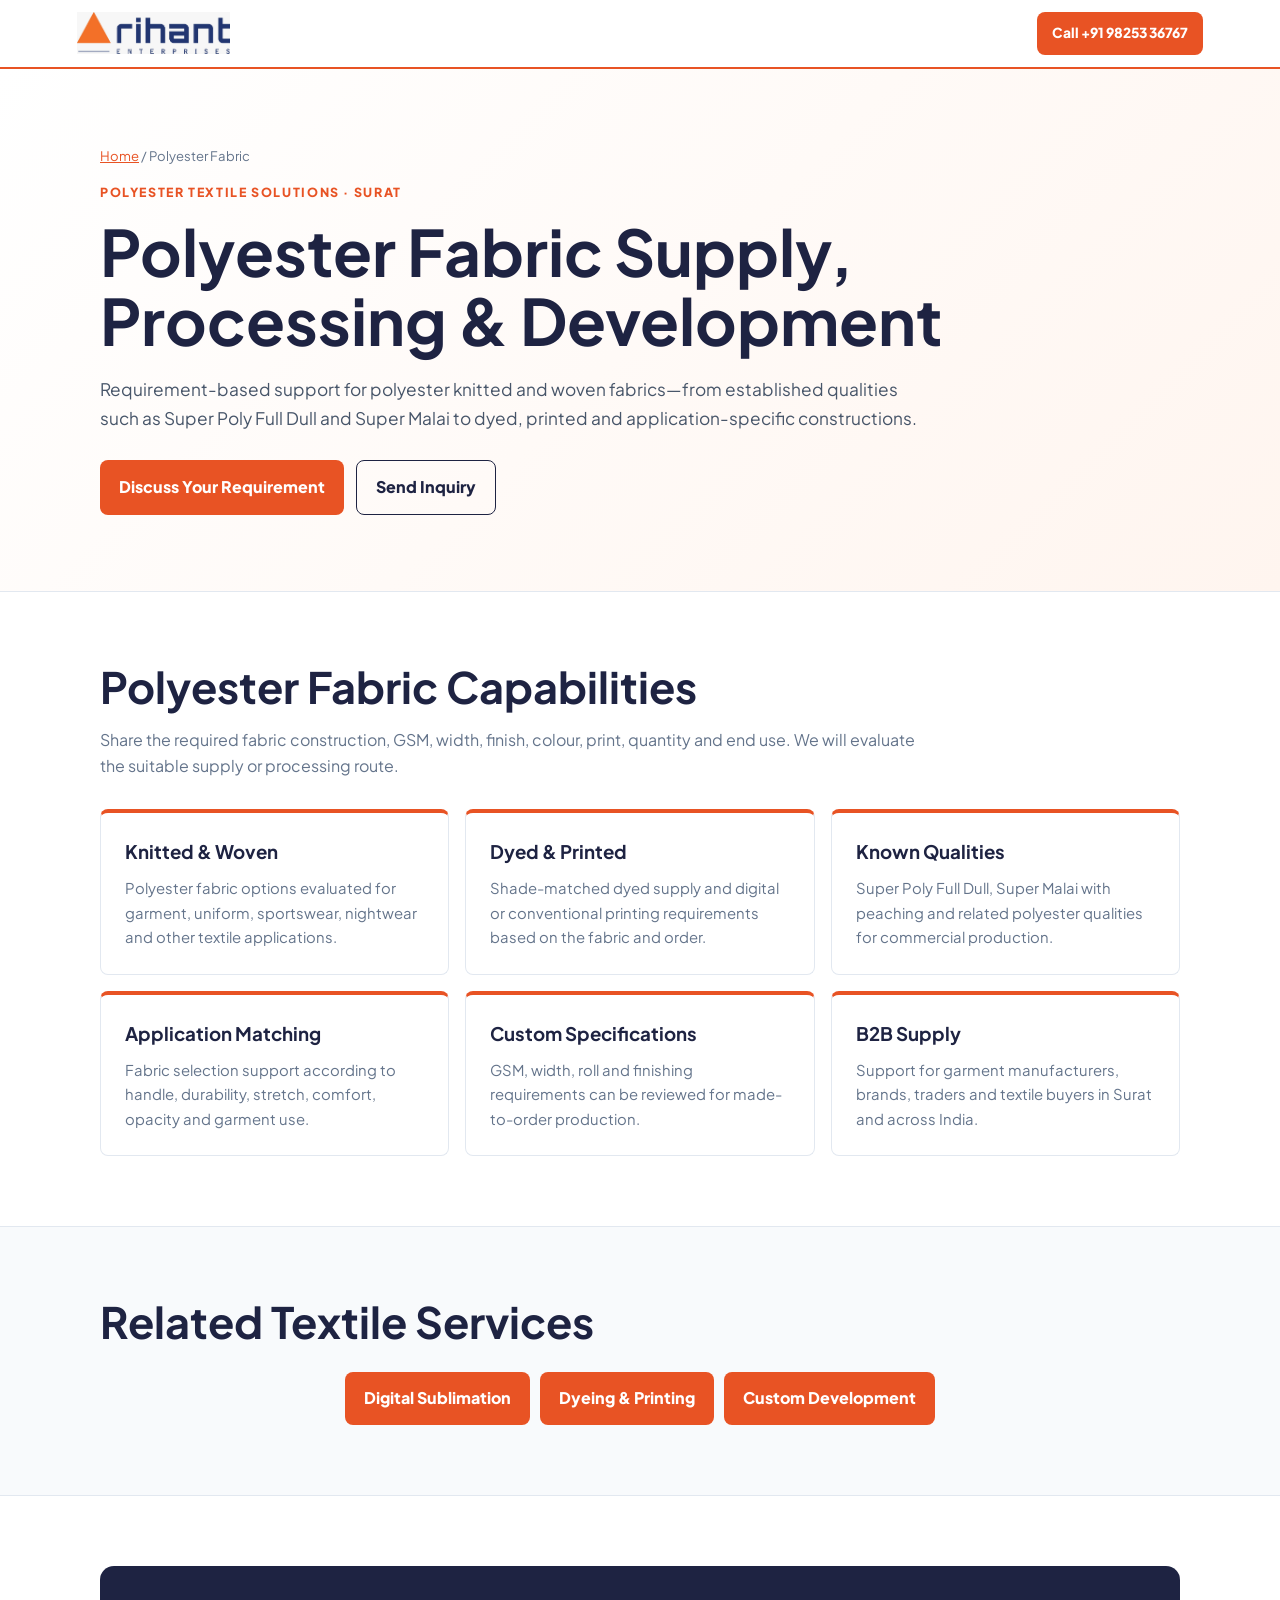
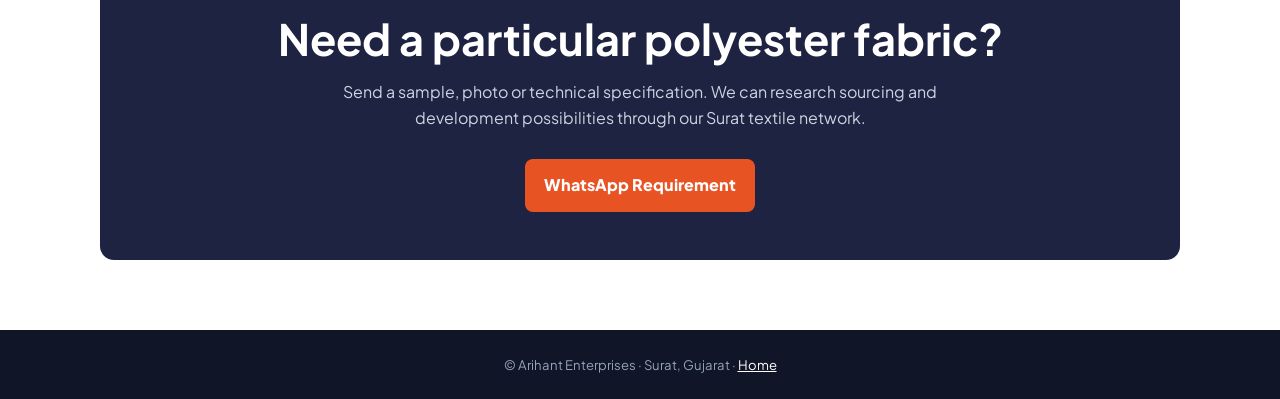
<file: polyester-fabric.html>
<!doctype html><html lang="en"><head><meta charset="UTF-8"><meta name="viewport" content="width=device-width,initial-scale=1"><title>Polyester Fabric Manufacturer & Supplier in Surat | Arihant Enterprises</title><meta name="description" content="Polyester knitted and woven fabric supply in Surat including Super Poly Full Dull, Super Malai, dyed, printed and custom-developed qualities."><meta name="robots" content="index, follow"><link rel="canonical" href="https://www.arihantprint.in/polyester-fabric.html"><meta property="og:title" content="Polyester Fabric Manufacturer & Supplier in Surat"><meta property="og:description" content="Polyester fabric sourcing, supply, processing and custom development support from Arihant Enterprises, Surat."><meta property="og:url" content="https://www.arihantprint.in/polyester-fabric.html"><meta property="og:type" content="website"><meta property="og:site_name" content="Arihant Enterprises"><meta property="og:image" content="https://www.arihantprint.in/logo.jpeg"><meta property="og:image:alt" content="Arihant Enterprises logo"><meta name="twitter:card" content="summary_large_image"><meta name="twitter:title" content="Polyester Fabric Manufacturer & Supplier in Surat"><meta name="twitter:description" content="Polyester fabric sourcing, supply, processing and custom development support from Arihant Enterprises, Surat."><meta name="twitter:image" content="https://www.arihantprint.in/logo.jpeg"><link rel="preconnect" href="https://fonts.googleapis.com"><link rel="preconnect" href="https://fonts.gstatic.com" crossorigin><link href="https://fonts.googleapis.com/css2?family=Plus+Jakarta+Sans:wght@400;600;700;800&display=swap" rel="stylesheet"><link rel="stylesheet" href="service-pages.css"><link rel="icon" type="image/png" sizes="192x192" href="/favicon.png"></head><body>
<header class="site-header"><a href="index.html"><img class="logo" src="logo.jpeg" alt="Arihant Enterprises"></a><a class="header-link" href="tel:+919825336767">Call +91 98253 36767</a></header>
<main><section class="hero"><div class="wrap"><div class="breadcrumb"><a href="index.html">Home</a> / Polyester Fabric</div><p class="eyebrow">Polyester textile solutions · Surat</p><h1>Polyester Fabric Supply, Processing & Development</h1><p class="lead">Requirement-based support for polyester knitted and woven fabrics—from established qualities such as Super Poly Full Dull and Super Malai to dyed, printed and application-specific constructions.</p><div class="actions"><a class="button primary" href="https://wa.me/919825336767?text=Hello%20Arihant%20Enterprises%2C%20I%20need%20polyester%20fabric." target="_blank" rel="noopener">Discuss Your Requirement</a><a class="button secondary" href="index.html#inquiry">Send Inquiry</a></div></div></section>
<section class="section"><div class="wrap"><h2>Polyester Fabric Capabilities</h2><p class="intro">Share the required fabric construction, GSM, width, finish, colour, print, quantity and end use. We will evaluate the suitable supply or processing route.</p><div class="grid"><article class="card"><h3>Knitted & Woven</h3><p>Polyester fabric options evaluated for garment, uniform, sportswear, nightwear and other textile applications.</p></article><article class="card"><h3>Dyed & Printed</h3><p>Shade-matched dyed supply and digital or conventional printing requirements based on the fabric and order.</p></article><article class="card"><h3>Known Qualities</h3><p>Super Poly Full Dull, Super Malai with peaching and related polyester qualities for commercial production.</p></article><article class="card"><h3>Application Matching</h3><p>Fabric selection support according to handle, durability, stretch, comfort, opacity and garment use.</p></article><article class="card"><h3>Custom Specifications</h3><p>GSM, width, roll and finishing requirements can be reviewed for made-to-order production.</p></article><article class="card"><h3>B2B Supply</h3><p>Support for garment manufacturers, brands, traders and textile buyers in Surat and across India.</p></article></div></div></section>
<section class="section alt"><div class="wrap"><h2>Related Textile Services</h2><div class="links"><a class="button primary" href="digital-sublimation-printing.html">Digital Sublimation</a><a class="button primary" href="fabric-dyeing-printing.html">Dyeing & Printing</a><a class="button primary" href="custom-textile-development.html">Custom Development</a></div></div></section><section class="section"><div class="wrap cta"><h2>Need a particular polyester fabric?</h2><p>Send a sample, photo or technical specification. We can research sourcing and development possibilities through our Surat textile network.</p><div class="actions" style="justify-content:center"><a class="button primary" href="https://wa.me/919825336767?text=Hello%20Arihant%20Enterprises%2C%20I%20have%20a%20polyester%20fabric%20requirement." target="_blank" rel="noopener">WhatsApp Requirement</a></div></div></section></main><footer class="footer">© Arihant Enterprises · Surat, Gujarat · <a href="index.html">Home</a></footer></body></html>
</file>
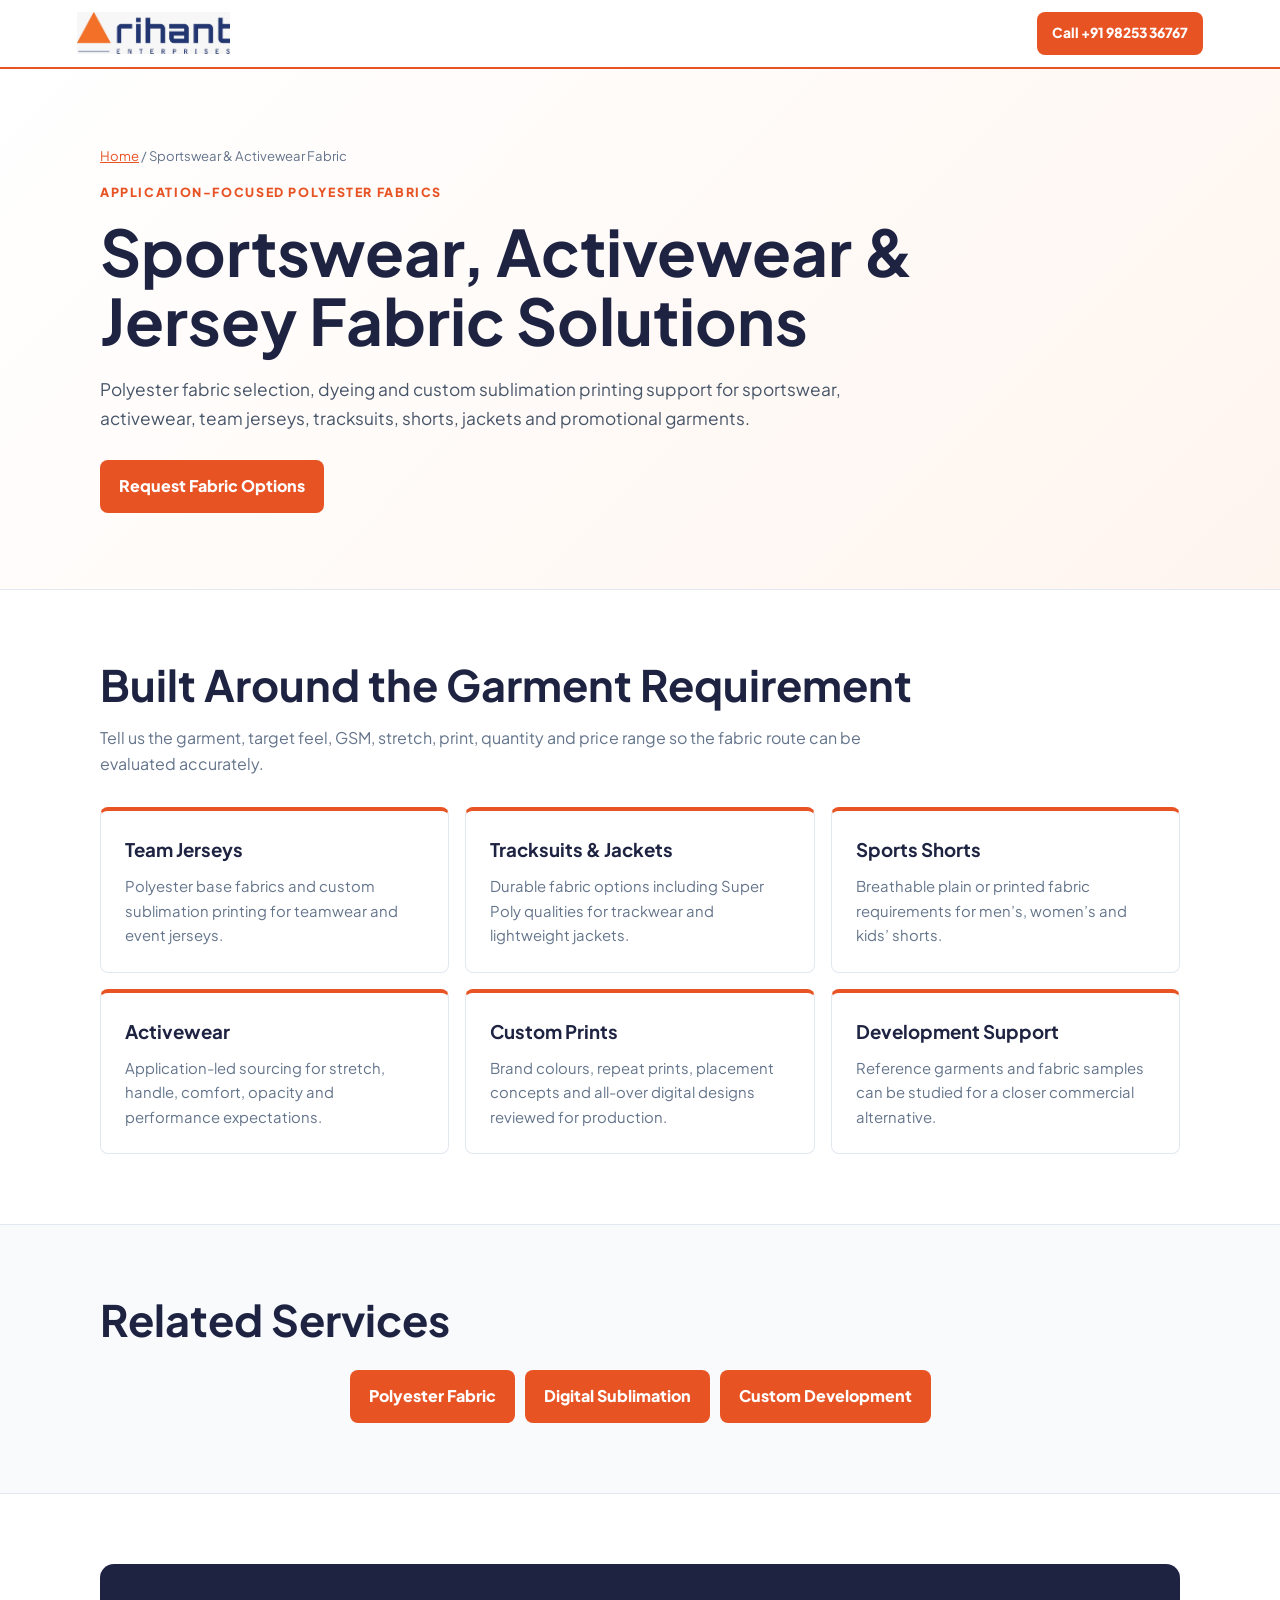
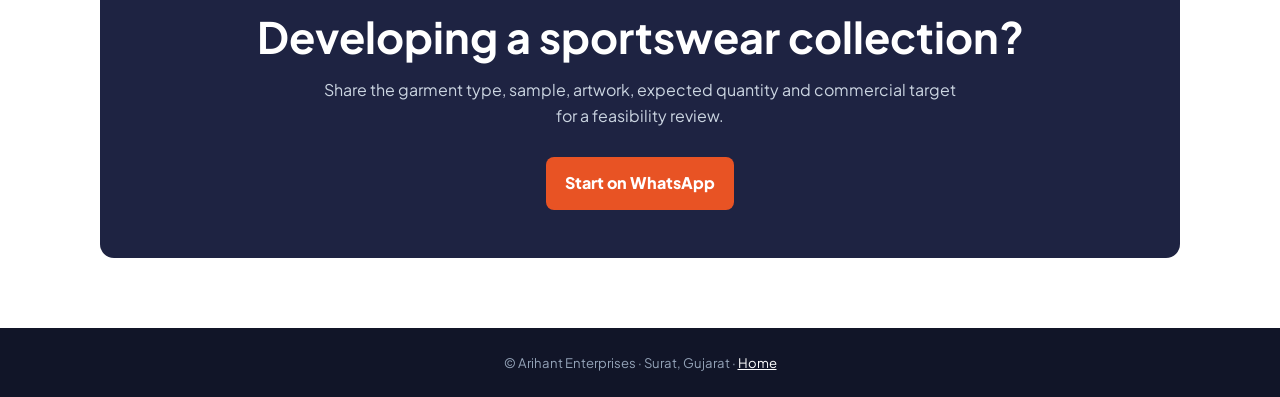
<file: sportswear-activewear-fabric.html>
<!doctype html><html lang="en"><head><meta charset="UTF-8"><meta name="viewport" content="width=device-width,initial-scale=1"><title>Sportswear & Activewear Polyester Fabric Supplier Surat | Arihant Enterprises</title><meta name="description" content="Polyester fabric and sublimation printing support for sportswear, activewear, jerseys, tracksuits, shorts and performance garments in Surat."><meta name="robots" content="index, follow"><link rel="canonical" href="https://www.arihantprint.in/sportswear-activewear-fabric.html"><meta property="og:title" content="Sportswear & Activewear Polyester Fabric Supplier Surat"><meta property="og:description" content="Polyester performance fabric and custom printing support for sportswear and activewear."><meta property="og:url" content="https://www.arihantprint.in/sportswear-activewear-fabric.html"><meta property="og:type" content="website"><meta property="og:site_name" content="Arihant Enterprises"><meta property="og:image" content="https://www.arihantprint.in/logo.jpeg"><meta property="og:image:alt" content="Arihant Enterprises logo"><meta name="twitter:card" content="summary_large_image"><meta name="twitter:title" content="Sportswear & Activewear Polyester Fabric Supplier Surat"><meta name="twitter:description" content="Polyester performance fabric and custom printing support for sportswear and activewear."><meta name="twitter:image" content="https://www.arihantprint.in/logo.jpeg"><link rel="preconnect" href="https://fonts.googleapis.com"><link rel="preconnect" href="https://fonts.gstatic.com" crossorigin><link href="https://fonts.googleapis.com/css2?family=Plus+Jakarta+Sans:wght@400;600;700;800&display=swap" rel="stylesheet"><link rel="stylesheet" href="service-pages.css"><link rel="icon" type="image/png" sizes="192x192" href="/favicon.png"></head><body>
<header class="site-header"><a href="index.html"><img class="logo" src="logo.jpeg" alt="Arihant Enterprises"></a><a class="header-link" href="tel:+919825336767">Call +91 98253 36767</a></header><main><section class="hero"><div class="wrap"><div class="breadcrumb"><a href="index.html">Home</a> / Sportswear & Activewear Fabric</div><p class="eyebrow">Application-focused polyester fabrics</p><h1>Sportswear, Activewear & Jersey Fabric Solutions</h1><p class="lead">Polyester fabric selection, dyeing and custom sublimation printing support for sportswear, activewear, team jerseys, tracksuits, shorts, jackets and promotional garments.</p><div class="actions"><a class="button primary" href="https://wa.me/919825336767?text=Hello%20Arihant%20Enterprises%2C%20I%20need%20sportswear%20or%20activewear%20fabric." target="_blank" rel="noopener">Request Fabric Options</a></div></div></section>
<section class="section"><div class="wrap"><h2>Built Around the Garment Requirement</h2><p class="intro">Tell us the garment, target feel, GSM, stretch, print, quantity and price range so the fabric route can be evaluated accurately.</p><div class="grid"><article class="card"><h3>Team Jerseys</h3><p>Polyester base fabrics and custom sublimation printing for teamwear and event jerseys.</p></article><article class="card"><h3>Tracksuits & Jackets</h3><p>Durable fabric options including Super Poly qualities for trackwear and lightweight jackets.</p></article><article class="card"><h3>Sports Shorts</h3><p>Breathable plain or printed fabric requirements for men’s, women’s and kids’ shorts.</p></article><article class="card"><h3>Activewear</h3><p>Application-led sourcing for stretch, handle, comfort, opacity and performance expectations.</p></article><article class="card"><h3>Custom Prints</h3><p>Brand colours, repeat prints, placement concepts and all-over digital designs reviewed for production.</p></article><article class="card"><h3>Development Support</h3><p>Reference garments and fabric samples can be studied for a closer commercial alternative.</p></article></div></div></section>
<section class="section alt"><div class="wrap"><h2>Related Services</h2><div class="links"><a class="button primary" href="polyester-fabric.html">Polyester Fabric</a><a class="button primary" href="digital-sublimation-printing.html">Digital Sublimation</a><a class="button primary" href="custom-textile-development.html">Custom Development</a></div></div></section><section class="section"><div class="wrap cta"><h2>Developing a sportswear collection?</h2><p>Share the garment type, sample, artwork, expected quantity and commercial target for a feasibility review.</p><div class="actions" style="justify-content:center"><a class="button primary" href="https://wa.me/919825336767?text=Hello%20Arihant%20Enterprises%2C%20I%20want%20to%20develop%20a%20sportswear%20fabric." target="_blank" rel="noopener">Start on WhatsApp</a></div></div></section></main><footer class="footer">© Arihant Enterprises · Surat, Gujarat · <a href="index.html">Home</a></footer></body></html>
</file>
<file: arihant-enterprises-github-pages/style.css>
:root { --ink:#10333f; --teal:#0b596d; --gold:#c79642; --cream:#f7f4ed; --paper:#fffdf9; --line:#d9ded9; --muted:#607078; }
* { box-sizing:border-box; }
html { scroll-behavior:smooth; }
body { margin:0; color:var(--ink); background:var(--paper); font-family:"DM Sans",Arial,sans-serif; }
a { color:inherit; text-decoration:none; }
.site-header { min-height:76px; padding:14px clamp(20px,6vw,96px); display:flex; justify-content:space-between; align-items:center; border-bottom:1px solid var(--line); background:rgba(255,253,249,.96); position:sticky; top:0; z-index:10; }
.brand { display:flex; align-items:center; gap:10px; font-size:13px; letter-spacing:.08em; font-weight:500; }
.brand-mark { width:44px; height:44px; display:grid; place-items:center; color:#fff; border-radius:50%; background:var(--teal); font-family:"Playfair Display",serif; font-size:17px; letter-spacing:0; }
.brand-name strong { display:block; font-weight:700; }
.header-call { font-size:14px; font-weight:700; color:var(--teal); border-bottom:2px solid var(--gold); padding:6px 0; }
.hero { min-height:570px; padding:88px clamp(20px,10vw,160px); display:grid; grid-template-columns:1.15fr .85fr; gap:48px; align-items:center; overflow:hidden; background:var(--cream); }
.eyebrow,.section-label { text-transform:uppercase; color:var(--teal); font-size:12px; letter-spacing:.14em; font-weight:700; }
h1,h2,h3,p { margin-top:0; } h1,h2 { font-family:"Playfair Display",Georgia,serif; }
h1 { max-width:650px; font-size:clamp(44px,6vw,78px); line-height:1.03; letter-spacing:-.045em; margin:17px 0 24px; } h1 em { color:var(--gold); font-weight:600; }
.lead { max-width:570px; color:var(--muted); line-height:1.7; font-size:18px; }
.hero-actions { margin-top:32px; display:flex; gap:12px; flex-wrap:wrap; }.button { padding:14px 20px; border-radius:3px; font-weight:700; font-size:14px; }.button-primary { background:var(--teal); color:#fff; }.button-primary span { margin-left:22px; }.button-secondary { border:1px solid var(--ink); }
.hero-art { height:360px; position:relative; min-width:290px; }.roll { position:absolute; width:198px; height:198px; border-radius:50%; transform:rotate(-18deg); background:repeating-linear-gradient(135deg,#bd8738 0 7px,#e0b55e 7px 13px,#f4d489 13px 18px); box-shadow:inset -28px -18px 0 rgba(69,53,23,.18),10px 14px 20px rgba(37,42,35,.18); }.roll::after { content:""; position:absolute; inset:57px; border-radius:50%; background:#fff4d1; border:17px solid #72542a; }.roll-one { top:2px; right:30px; }.roll-two { bottom:-18px; left:9px; background:repeating-linear-gradient(135deg,#0c6871 0 7px,#54a9a5 7px 13px,#b7ded2 13px 18px); }.roll-three { right:-62px; bottom:22px; scale:.68; background:repeating-linear-gradient(135deg,#a53c42 0 7px,#e47f68 7px 13px,#f5c18e 13px 18px); }.fabric-note { position:absolute; z-index:2; right:2px; bottom:0; padding:18px; background:var(--ink); color:#fff; letter-spacing:.12em; font-size:11px; font-weight:700; line-height:1.45; }
.section { padding:100px clamp(20px,10vw,160px); }.intro { display:grid; grid-template-columns:.7fr 1.3fr; gap:48px; }.intro h2,.section-heading h2,.contact h2 { font-size:clamp(35px,4vw,54px); line-height:1.1; margin-bottom:24px; }.intro p,.contact p { color:var(--muted); line-height:1.8; font-size:17px; max-width:700px; }
.services { background:#eef3ef; }.section-heading { display:flex; justify-content:space-between; align-items:end; gap:35px; margin-bottom:38px; }.section-heading h2 { max-width:670px; margin:0; }.service-grid { display:grid; grid-template-columns:repeat(3,1fr); gap:12px; }.service-card { padding:26px; min-height:190px; background:var(--paper); border-top:3px solid transparent; transition:.2s; }.service-card:hover { border-color:var(--gold); transform:translateY(-3px); }.service-card span { color:var(--gold); font-size:13px; font-weight:700; }.service-card h3 { font-family:"Playfair Display",serif; font-size:24px; margin:25px 0 10px; }.service-card p { color:var(--muted); font-size:14px; line-height:1.6; }
.promise { padding-top:0; padding-bottom:0; background:var(--cream); }.promise-card { max-width:960px; padding:90px clamp(25px,8vw,100px); margin:auto; text-align:center; background:var(--teal); color:#fff; }.promise-card .eyebrow { color:#d9b879; }.promise-card h2 { font-size:clamp(40px,5vw,65px); margin:16px 0; }.promise-card > p:not(.eyebrow) { max-width:600px; margin:0 auto; color:#d8e5e3; line-height:1.75; }.promise-points { display:flex; flex-wrap:wrap; justify-content:center; gap:10px; margin-top:34px; }.promise-points span { border:1px solid rgba(255,255,255,.35); padding:9px 14px; font-size:13px; }
.contact { display:grid; grid-template-columns:1fr 1fr; gap:70px; background:#fffdf9; }.contact-actions { border-top:1px solid var(--line); }.contact-action { min-height:76px; display:grid; grid-template-columns:110px 1fr 20px; align-items:center; gap:10px; border-bottom:1px solid var(--line); }.contact-action b { font-size:14px; }.contact-action span { color:var(--muted); font-size:14px; overflow-wrap:anywhere; }.contact-action i { color:var(--gold); font-size:22px; font-style:normal; }.address-strip { padding:30px clamp(20px,10vw,160px); display:flex; justify-content:space-between; gap:25px; color:#e5eeeb; font-size:13px; line-height:1.7; background:var(--ink); }.address-strip strong { letter-spacing:.08em; font-size:12px; } footer { padding:22px clamp(20px,10vw,160px); display:flex; justify-content:space-between; gap:15px; flex-wrap:wrap; background:#092a34; color:#91aca9; font-size:12px; }
@media (max-width:760px) { .site-header{min-height:68px}.hero{padding-top:60px;padding-bottom:60px;grid-template-columns:1fr;gap:20px;min-height:0}.hero-art{height:245px;transform:scale(.8);transform-origin:left top;margin-bottom:-40px}.intro,.contact{grid-template-columns:1fr;gap:30px}.section{padding-top:70px;padding-bottom:70px}.section-heading{display:block}.section-heading h2{margin-top:14px}.service-grid{grid-template-columns:1fr 1fr}.service-card{padding:20px;min-height:170px}.service-card h3{font-size:21px;margin-top:18px}.promise-card{margin:0 -20px}.address-strip{display:block}.address-strip>div+div{margin-top:12px}.contact-action{grid-template-columns:95px 1fr 15px} }
@media (max-width:430px) { .brand-name{font-size:11px}.header-call{font-size:12px}.hero{padding-left:20px;padding-right:20px}.service-grid{grid-template-columns:1fr}.hero-art{margin-top:5px}.promise-card{padding:70px 24px} }
</file>
<file: service-pages.css>
:root{--orange:#e85324;--navy:#1e2342;--slate:#f8fafc;--border:#e2e8f0;--text:#334155}*{box-sizing:border-box;margin:0;padding:0}body{font-family:'Plus Jakarta Sans',Arial,sans-serif;color:var(--text);line-height:1.65;background:#fff}a{color:inherit}.site-header{position:sticky;top:0;z-index:10;background:#fff;border-bottom:2px solid var(--orange);padding:12px 6%;display:flex;justify-content:space-between;align-items:center}.logo{height:42px;width:auto;max-width:45vw;display:block}.header-link,.button{display:inline-flex;align-items:center;justify-content:center;text-decoration:none;font-weight:800;border-radius:8px}.header-link{color:#fff;background:var(--orange);padding:10px 15px;font-size:.86rem}.hero{padding:76px 6%;background:linear-gradient(135deg,#fff 0%,#fff5ef 100%);border-bottom:1px solid var(--border)}.wrap{max-width:1080px;margin:auto}.eyebrow{color:var(--orange);font-size:.78rem;text-transform:uppercase;letter-spacing:.13em;font-weight:800}.hero h1{max-width:900px;color:var(--navy);font-size:clamp(2.2rem,5vw,4.3rem);line-height:1.08;margin:14px 0 20px}.lead{max-width:820px;font-size:1.08rem;color:#475569}.actions{display:flex;gap:12px;flex-wrap:wrap;margin-top:28px}.button{padding:13px 19px}.primary{color:#fff;background:var(--orange)}.secondary{color:var(--navy);border:1px solid var(--navy)}.section{padding:70px 6%}.section.alt{background:var(--slate);border-block:1px solid var(--border)}h2{color:var(--navy);font-size:clamp(1.8rem,3.5vw,2.7rem);line-height:1.18;margin-bottom:14px}.intro{max-width:820px;color:#64748b;margin-bottom:30px}.grid{display:grid;grid-template-columns:repeat(3,1fr);gap:16px}.card{background:#fff;border:1px solid var(--border);border-top:4px solid var(--orange);border-radius:8px;padding:24px}.card h3{color:var(--navy);margin-bottom:8px}.card p,.card li{font-size:.93rem;color:#64748b}.card ul{padding-left:18px}.process{display:grid;grid-template-columns:repeat(4,1fr);gap:12px;counter-reset:step}.process div{padding:21px;background:var(--navy);color:#fff;border-radius:8px}.process div:before{counter-increment:step;content:'0' counter(step);display:block;color:#fdba74;font-weight:800;margin-bottom:9px}.cta{text-align:center;background:var(--navy);color:#fff;border-radius:14px;padding:48px 24px}.cta h2{color:#fff}.cta p{max-width:650px;margin:0 auto;color:#cbd5e1}.links{display:flex;justify-content:center;gap:10px;flex-wrap:wrap;margin-top:24px}.links a{color:#fff}.footer{background:#111528;color:#94a3b8;text-align:center;padding:24px 5%;font-size:.82rem}.footer a{color:#fff}.breadcrumb{font-size:.82rem;color:#64748b;margin-bottom:16px}.breadcrumb a{color:var(--orange)}@media(max-width:760px){.grid,.process{grid-template-columns:1fr}.hero,.section{padding-left:5%;padding-right:5%}.site-header{padding-inline:5%}.logo{height:36px;max-width:38vw}.header-link{padding:9px 11px}.hero{padding-top:54px;padding-bottom:54px}.actions .button{flex:1 1 100%;text-align:center}}
</file>
